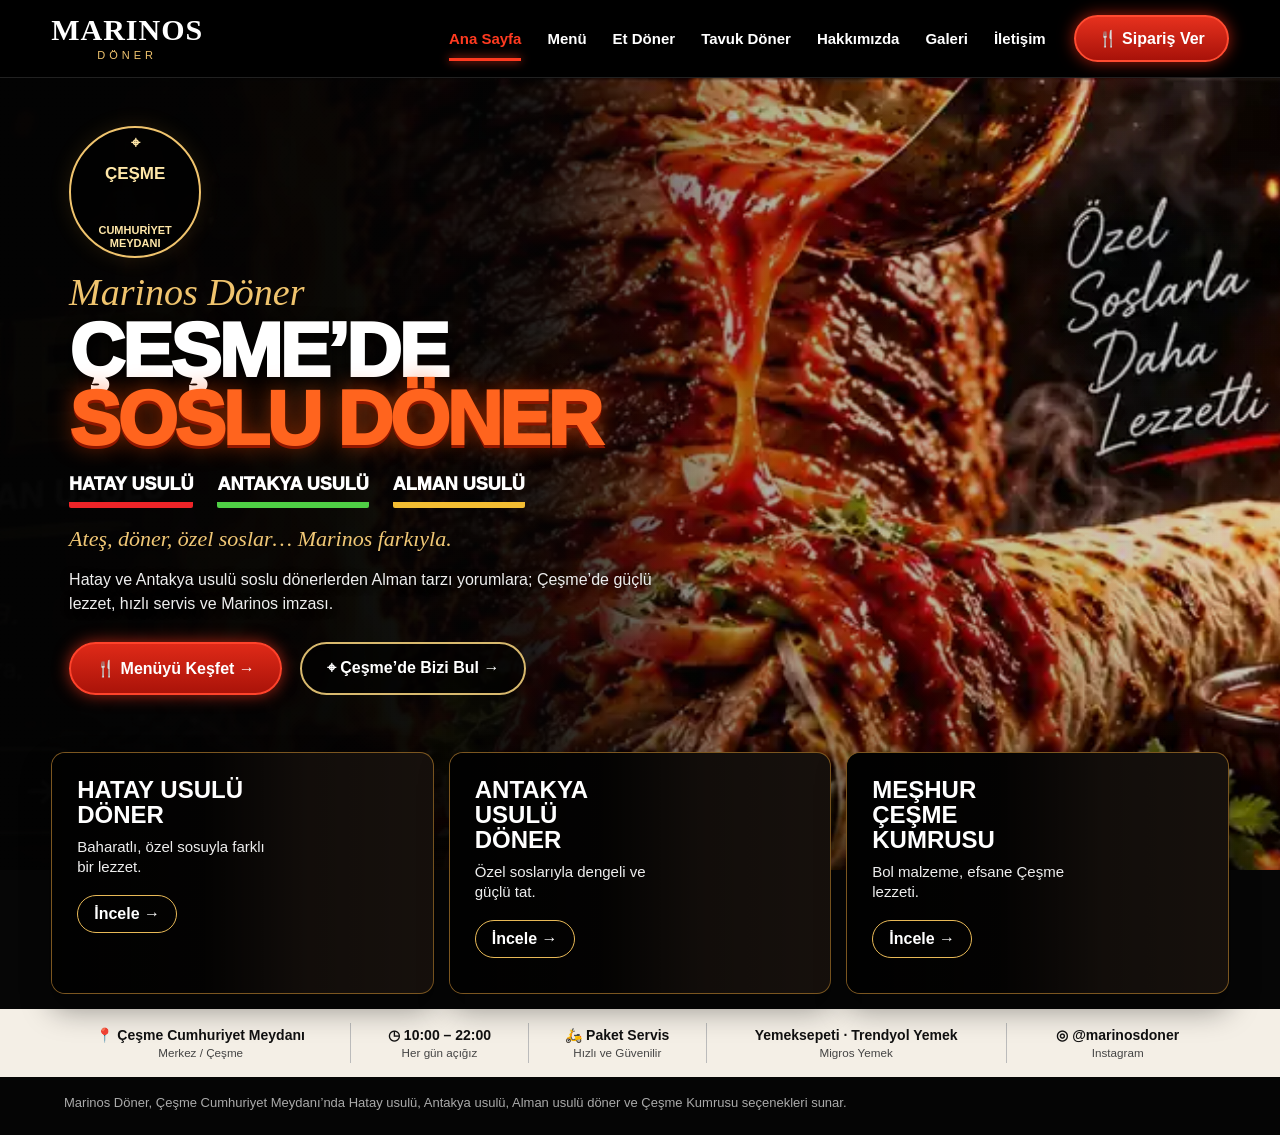
<file: index.html>
<!doctype html>
<html lang="tr">
<head>
<meta charset="utf-8">
<meta name="viewport" content="width=device-width,initial-scale=1,viewport-fit=cover">
<title>Çeşme Soslu Döner | Hatay, Antakya & Alman | Marinos Döner</title>
<meta name="description" content="Çeşme’de soslu döner: Hatay usulü, Antakya usulü ve Alman tarzı özel lezzetler. Marinos Döner, Cumhuriyet Meydanı Çeşme.">
<link rel="canonical" href="https://marinosdoner.com/">
<meta property="og:type" content="website">
<meta property="og:title" content="Marinos Döner | Çeşme Soslu Döner">
<meta property="og:description" content="Çeşme’de Hatay, Antakya ve Alman usulü soslu döner.">
<meta property="og:url" content="https://marinosdoner.com/">
<meta property="og:image" content="https://marinosdoner.com/assets/images/hero-fire-v413.webp">
<meta name="theme-color" content="#050505">
<script type="application/ld+json">{"@context":"https://schema.org","@type":"Restaurant","name":"Marinos Döner","url":"https://marinosdoner.com/","telephone":"+905427120270","servesCuisine":["Döner","Turkish","Hatay Usulü Döner","Antakya Usulü Döner","Alman Usulü Döner","Çeşme Kumrusu"],"priceRange":"₺₺","image":"https://marinosdoner.com/assets/images/hero-fire-v413.webp","sameAs":["https://instagram.com/marinosdoner"],"openingHours":"Mo-Su 10:00-22:00","address":{"@type":"PostalAddress","streetAddress":"Cumhuriyet Meydanı","addressLocality":"Çeşme","addressRegion":"İzmir","addressCountry":"TR"}}</script>
<style>
:root{--bg:#060606;--gold:#f0c46e;--red:#ff3a20;--green:#4bcf49;--yellow:#f5bd34}
*{box-sizing:border-box}
html,body{margin:0;background:#060606;color:#fff;font-family:Arial,Helvetica,sans-serif}
a{color:inherit;text-decoration:none}body{overflow-x:hidden}
.head{height:78px;background:rgba(0,0,0,.96);border-bottom:1px solid rgba(255,255,255,.13);display:flex;align-items:center;padding:0 clamp(18px,4vw,65px);gap:28px;position:relative;z-index:20}
.brand{font-family:Georgia,serif;font-weight:800;font-size:30px;letter-spacing:1px;line-height:.9;white-space:nowrap}
.brand small{display:block;text-align:center;font:11px Arial;letter-spacing:4px;color:var(--gold);margin-top:6px}
.nav{display:flex;gap:26px;margin-left:auto;align-items:center;font-weight:700;font-size:15px}
.nav a:first-child{color:var(--red);position:relative}
.nav a:first-child:after{content:"";position:absolute;left:0;right:0;bottom:-14px;height:3px;background:var(--red);box-shadow:0 0 10px var(--red)}
.order{border:2px solid #ff4b31;border-radius:999px;padding:12px 22px;background:linear-gradient(#e6311e,#a81209);box-shadow:0 0 16px rgba(255,45,20,.65);font-weight:900;white-space:nowrap}

.hero{position:relative;min-height:670px;overflow:hidden;background:#090604}
.hero-art{position:absolute;inset:0;background-image:url('/assets/images/hero-fire-v413.webp');background-size:cover;background-position:center top;transform:scale(1.01)}
.hero-mask{position:absolute;inset:0;background:
linear-gradient(90deg,rgba(3,3,3,.985) 0%,rgba(3,3,3,.97) 26%,rgba(3,3,3,.88) 42%,rgba(3,3,3,.28) 57%,rgba(3,3,3,.05) 100%),
linear-gradient(180deg,rgba(0,0,0,.06) 0%,rgba(0,0,0,.08) 65%,rgba(0,0,0,.35) 100%)}
.copy{position:relative;z-index:3;width:min(740px,55%);padding:48px 0 175px clamp(24px,5.4vw,88px)}
.seal{width:132px;height:132px;border:2px solid var(--gold);border-radius:50%;display:grid;place-items:center;text-align:center;color:#ffe7a8;background:rgba(0,0,0,.5);font-weight:900;line-height:1.25;margin-bottom:12px;box-shadow:0 0 22px rgba(255,183,61,.12)}
.seal b{font-size:17px}.seal small{font-size:11px}
.script{font:italic 38px Georgia,serif;color:var(--gold);margin:0 0 3px}
h1{font-size:clamp(56px,6vw,86px);line-height:.88;letter-spacing:-3px;margin:0;text-transform:uppercase;text-shadow:0 4px 16px #000;font-weight:1000}
h1 span{display:block;color:#ff641e;text-shadow:0 3px 0 #8f1700,0 0 22px rgba(255,74,0,.55)}
.styles{display:flex;gap:24px;margin:22px 0 18px;font-size:18px;font-weight:1000;flex-wrap:wrap}
.styles a{padding-bottom:7px;border-bottom:6px solid;border-radius:2px}
.styles a:nth-child(1){border-color:#ed2428}.styles a:nth-child(2){border-color:#4fcf45}.styles a:nth-child(3){border-color:#f3bd32}
.tag{font:italic 22px Georgia,serif;color:#f1c876;margin:0 0 10px}
.desc{font-size:16px;line-height:1.5;max-width:610px;color:#eee;text-shadow:0 2px 8px #000}
.actions{display:flex;gap:18px;flex-wrap:wrap;margin-top:26px}
.btn{display:inline-flex;padding:15px 25px;border-radius:999px;border:2px solid #d8b96e;background:rgba(0,0,0,.65);font-weight:900}
.btn.hot{border-color:#ff432b;background:linear-gradient(#df2a18,#aa1309);box-shadow:0 0 16px rgba(255,53,28,.65)}

.cards{position:relative;z-index:6;display:grid;grid-template-columns:repeat(3,1fr);gap:15px;padding:0 clamp(20px,4vw,64px) 15px;margin-top:-118px}
.card{min-height:242px;border-radius:14px;overflow:hidden;position:relative;border:1px solid rgba(244,171,56,.45);box-shadow:0 16px 30px rgba(0,0,0,.38);background:#17110d}
.card-media{position:absolute;right:0;top:0;bottom:0;width:64%;background-size:cover;background-position:center right;background-repeat:no-repeat}
.card.hatay .card-media{background-image:url('/assets/images/card-hatay-food-v413.webp')}
.card.antakya .card-media{background-image:url('/assets/images/card-antakya-food-v413.webp')}
.card.kumru .card-media{background-image:url('/assets/images/card-kumru-food-v413.webp')}
.card:after{content:"";position:absolute;inset:0;background:linear-gradient(90deg,rgba(0,0,0,.97) 0%,rgba(0,0,0,.86) 40%,rgba(0,0,0,.24) 67%,rgba(0,0,0,.04) 100%)}
.card-copy{position:relative;z-index:3;width:57%;padding:25px 0 22px 25px}
.card h2{font-size:24px;line-height:1.04;margin:0 0 9px;text-transform:uppercase}
.card p{font-size:15px;line-height:1.35;margin:0 0 17px;color:#eee}
.more{display:inline-flex;border:1px solid #e8b957;border-radius:999px;padding:9px 16px;font-weight:800}

.info{display:grid;grid-template-columns:1.35fr .8fr .8fr 1.35fr 1fr;background:#f4efe6;color:#111;padding:14px clamp(18px,4vw,64px);text-align:center}
.info div{padding:4px 10px;border-right:1px solid #bbb;font-weight:900;font-size:14px}
.info div:last-child{border:0}.info small{display:block;color:#444;font-weight:500;margin-top:3px}
.note{padding:18px clamp(22px,5vw,80px) 25px;color:#aaa;font-size:13px;background:#050505}

@media(max-width:980px){
 .nav{gap:15px;font-size:13px}.copy{width:61%}h1{font-size:58px}.hero-art{background-position:57% top}
}
@media(max-width:820px){
 .head{height:68px;padding:0 16px}.brand{font-size:23px}.nav{display:none}.order{margin-left:auto;font-size:13px;padding:10px 14px}
 .hero{min-height:850px}.hero-art{background-size:auto 100%;background-position:67% top;opacity:.88}
 .hero-mask{background:linear-gradient(180deg,rgba(0,0,0,.95) 0%,rgba(0,0,0,.82) 42%,rgba(0,0,0,.18) 70%,rgba(0,0,0,.18) 100%)}
 .copy{width:100%;padding:32px 20px 390px}.seal{width:98px;height:98px;font-size:12px}.script{font-size:29px}h1{font-size:50px}
 .styles{font-size:14px;gap:12px}.tag{font-size:19px}.desc{font-size:14px;max-width:520px}
 .cards{grid-template-columns:1fr;margin-top:0;padding-top:14px}.card{min-height:215px}.card-media{width:62%}
 .info{grid-template-columns:1fr 1fr;gap:12px}.info div{border:0}
}
@media(max-width:520px){
 .hero{min-height:820px}.copy{padding:27px 17px 350px}h1{font-size:43px;letter-spacing:-2px}.hero-art{background-position:70% top}
 .card-copy{width:62%;padding-left:20px}.card h2{font-size:21px}.card-media{width:60%}.info div{font-size:12px}
}

/* V4.13.1 mobile polish */
@media(max-width:600px){
  .head{padding-inline:14px;gap:10px}
  .brand{font-size:22px}
  .order{font-size:12px;padding:10px 13px}
  .copy{padding-inline:18px}
  .styles{gap:10px}
  .styles a{font-size:12px}
  .cards{padding-inline:14px}
  .card{min-height:205px}
  .card-media{width:58%;opacity:.98;filter:saturate(1.18) brightness(1.12);background-position:center right}
  .card:after{background:linear-gradient(90deg,rgba(5,5,5,.98) 0%,rgba(5,5,5,.92) 42%,rgba(5,5,5,.34) 66%,rgba(5,5,5,.02) 100%)}
  .card-copy{width:60%;padding:22px 0 20px 20px}
  .card p{font-size:14px}
  .info{padding-inline:12px}
}


/* V4.14 dedicated mobile hero */
@media(max-width:820px){
  .hero{min-height:860px}
  .hero-art{
    background-image:url('/assets/images/hero-fire-mobile-v415.webp');
    background-size:cover;
    background-position:center top;
    opacity:.96;
    transform:none;
  }
  .hero-mask{
    background:linear-gradient(180deg,rgba(0,0,0,.92) 0%,rgba(0,0,0,.72) 40%,rgba(0,0,0,.20) 72%,rgba(0,0,0,.18) 100%);
  }
}
@media(max-width:520px){
  .hero{min-height:830px}
  .hero-art{
    background-image:url('/assets/images/hero-fire-mobile-v415.webp');
    background-size:cover;
    background-position:center top;
  }
  .copy{padding:27px 17px 350px}
}


/* V4.15 tablet nav polish */
@media(max-width:1080px) and (min-width:901px){
  .head{gap:16px;padding-inline:22px}
  .nav{gap:12px;font-size:12px}
  .order{padding:10px 16px;font-size:13px}
}
@media(max-width:900px) and (min-width:821px){
  .nav{display:none}
  .order{margin-left:auto}
}
</style>
</head>
<body>
<header class="head">
  <a class="brand" href="/">MARINOS<small>DÖNER</small></a>
  <nav class="nav" aria-label="Ana menü">
    <a href="/" aria-current="page">Ana Sayfa</a>
    <a href="/menu/">Menü</a>
    <a href="/et-doner/">Et Döner</a>
    <a href="/tavuk-doner/">Tavuk Döner</a>
    <a href="/hakkimizda/">Hakkımızda</a>
    <a href="/galeri/">Galeri</a>
    <a href="/iletisim/">İletişim</a>
  </nav>
  <a class="order" href="https://wa.me/905427120270">🍴 Sipariş Ver</a>
</header>

<main>
<section class="hero" aria-labelledby="hero-title">
  <div class="hero-art" aria-hidden="true"></div>
  <div class="hero-mask" aria-hidden="true"></div>
  <div class="copy">
    <div class="seal">⌖<br><b>ÇEŞME</b><br><small>CUMHURİYET<br>MEYDANI</small></div>
    <p class="script">Marinos Döner</p>
    <h1 id="hero-title">Çeşme’de <span>Soslu Döner</span></h1>
    <div class="styles">
      <a href="/menu/?kategori=hatay">HATAY USULÜ</a>
      <a href="/menu/?kategori=antakya">ANTAKYA USULÜ</a>
      <a href="/menu/?kategori=alman">ALMAN USULÜ</a>
    </div>
    <p class="tag">Ateş, döner, özel soslar… Marinos farkıyla.</p>
    <p class="desc">Hatay ve Antakya usulü soslu dönerlerden Alman tarzı yorumlara; Çeşme’de güçlü lezzet, hızlı servis ve Marinos imzası.</p>
    <div class="actions">
      <a class="btn hot" href="/menu/">🍴 Menüyü Keşfet →</a>
      <a class="btn" href="https://maps.app.goo.gl/bF68Jrswiaigx6oSA">⌖ Çeşme’de Bizi Bul →</a>
    </div>
  </div>
</section>

<section class="cards" aria-label="Öne çıkan lezzetler">
  <article class="card hatay"><div class="card-media" aria-hidden="true"></div><div class="card-copy">
    <h2>Hatay Usulü<br>Döner</h2><p>Baharatlı, özel sosuyla farklı bir lezzet.</p><a class="more" href="/menu/?kategori=hatay">İncele →</a>
  </div></article>
  <article class="card antakya"><div class="card-media" aria-hidden="true"></div><div class="card-copy">
    <h2>Antakya Usulü<br>Döner</h2><p>Özel soslarıyla dengeli ve güçlü tat.</p><a class="more" href="/menu/?kategori=antakya">İncele →</a>
  </div></article>
  <article class="card kumru"><div class="card-media" aria-hidden="true"></div><div class="card-copy">
    <h2>Meşhur<br>Çeşme Kumrusu</h2><p>Bol malzeme, efsane Çeşme lezzeti.</p><a class="more" href="/menu/?kategori=kumru">İncele →</a>
  </div></article>
</section>

<section class="info">
  <div>📍 Çeşme Cumhuriyet Meydanı<small>Merkez / Çeşme</small></div>
  <div>◷ 10:00 – 22:00<small>Her gün açığız</small></div>
  <div>🛵 Paket Servis<small>Hızlı ve Güvenilir</small></div>
  <div>Yemeksepeti · Trendyol Yemek<small>Migros Yemek</small></div>
  <div>◎ @marinosdoner<small>Instagram</small></div>
</section>
</main>

<footer class="note">Marinos Döner, Çeşme Cumhuriyet Meydanı’nda Hatay usulü, Antakya usulü, Alman usulü döner ve Çeşme Kumrusu seçenekleri sunar.</footer>
<script src="/config.js"></script>
<script src="/app-v409.js" defer></script>
</body>
</html>
</file>
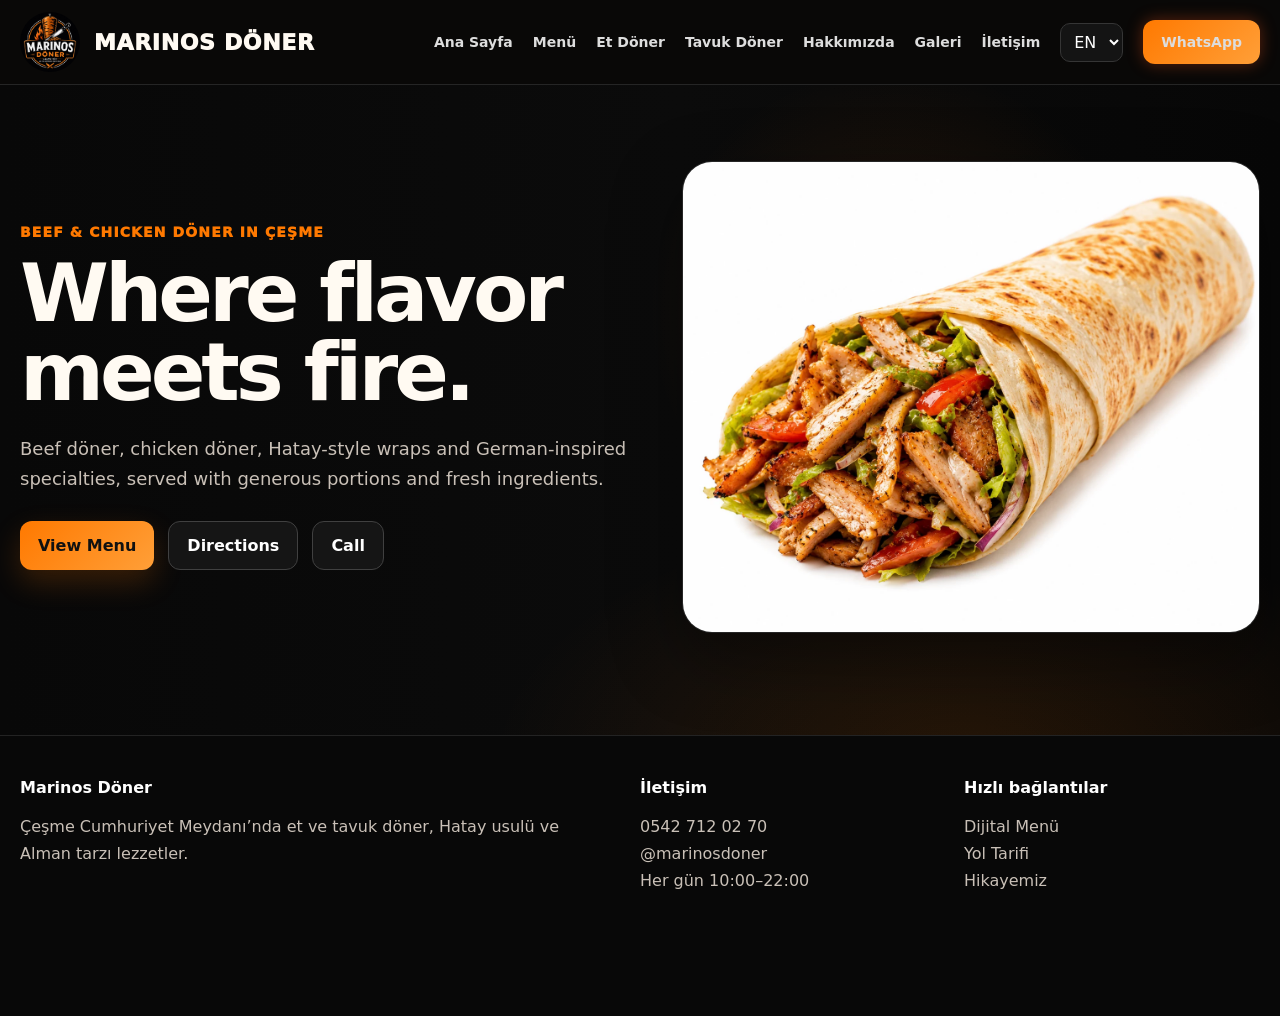
<file: en/index.html>
<!doctype html><html lang="en"><head><meta charset="utf-8"><meta name="viewport" content="width=device-width,initial-scale=1,viewport-fit=cover"><title>Marinos Döner | Döner in Çeşme</title><meta name="description" content="Beef and chicken döner, Hatay-style wraps and German-inspired specialties in Çeşme."><link rel="canonical" href="https://marinosdoner.com/en/"><meta property="og:type" content="website"><meta property="og:title" content="Marinos Döner | Döner in Çeşme"><meta property="og:description" content="Beef and chicken döner, Hatay-style wraps and German-inspired specialties in Çeşme."><meta property="og:url" content="https://marinosdoner.com/en/"><meta property="og:image" content="https://marinosdoner.com/assets/images/hero.jpg"><meta name="twitter:card" content="summary_large_image"><meta name="theme-color" content="#080808"><link rel="icon" href="/favicon.ico"><link rel="apple-touch-icon" href="/assets/icons/apple-touch-icon.png"><link rel="manifest" href="/site.webmanifest"><link rel="preconnect" href="https://www.googletagmanager.com"><link rel="stylesheet" href="/styles-v402.css?v=402"><script type="application/ld+json">{"@context": "https://schema.org", "@type": "Restaurant", "name": "Marinos Döner", "url": "https://marinosdoner.com", "telephone": "+90 542 712 02 70", "servesCuisine": ["Döner", "Turkish", "German-style döner"], "priceRange": "₺₺", "image": "https://marinosdoner.com/assets/images/hero.jpg", "sameAs": ["https://instagram.com/marinosdoner"], "openingHours": "Mo-Su 10:00-22:00", "address": {"@type": "PostalAddress", "addressLocality": "Çeşme", "addressRegion": "İzmir", "addressCountry": "TR"}}</script></head><body><a class="skip" href="#main">İçeriğe geç</a><header class="topbar"><div class="container nav"><a class="brand" href="/"><img src="/assets/images/logo.webp" alt="Marinos Döner logosu" width="58" height="58"><span>MARINOS DÖNER</span></a><nav class="navlinks" aria-label="Ana menü"><a href="/">Ana Sayfa</a><a href="/menu/">Menü</a><a href="/et-doner/">Et Döner</a><a href="/tavuk-doner/">Tavuk Döner</a><a href="/hakkimizda/">Hakkımızda</a><a href="/galeri/">Galeri</a><a href="/iletisim/">İletişim</a><select class="lang" data-lang aria-label="Dil"><option value="tr">TR</option><option value="en">EN</option></select><a class="pill" data-whatsapp target="_blank" rel="noopener">WhatsApp</a></nav></div></header><main id="main"><section class="hero"><div class="container hero-grid"><div><span class="eyebrow">Beef & chicken döner in Çeşme</span><h1>Where flavor meets fire.</h1><p>Beef döner, chicken döner, Hatay-style wraps and German-inspired specialties, served with generous portions and fresh ingredients.</p><div class="actions"><a class="pill" href="/menu/">View Menu</a><a class="pill ghost" data-maps target="_blank">Directions</a><a class="pill ghost" data-phone>Call</a></div></div><div class="hero-media"><img src="/assets/images/hero.webp" alt="Marinos Döner wrap"></div></div></section></main><footer><div class="container footergrid"><div><strong>Marinos Döner</strong><p>Çeşme Cumhuriyet Meydanı’nda et ve tavuk döner, Hatay usulü ve Alman tarzı lezzetler.</p></div><div><strong>İletişim</strong><p><a data-phone>0542 712 02 70</a><br><a data-instagram target="_blank" rel="noopener">@marinosdoner</a><br>Her gün 10:00–22:00</p></div><div><strong>Hızlı bağlantılar</strong><p><a href="/menu/">Dijital Menü</a><br><a data-maps target="_blank" rel="noopener">Yol Tarifi</a><br><a href="/hakkimizda/">Hikayemiz</a></p></div></div></footer><div class="mobilebar"><a href="/">Ana Sayfa</a><a href="/menu/">Menü</a><a data-phone>Ara</a><a data-whatsapp target="_blank">WhatsApp</a></div><script src="/config.js"></script><script src="/app.js?v=402" defer></script></body></html>
</file>
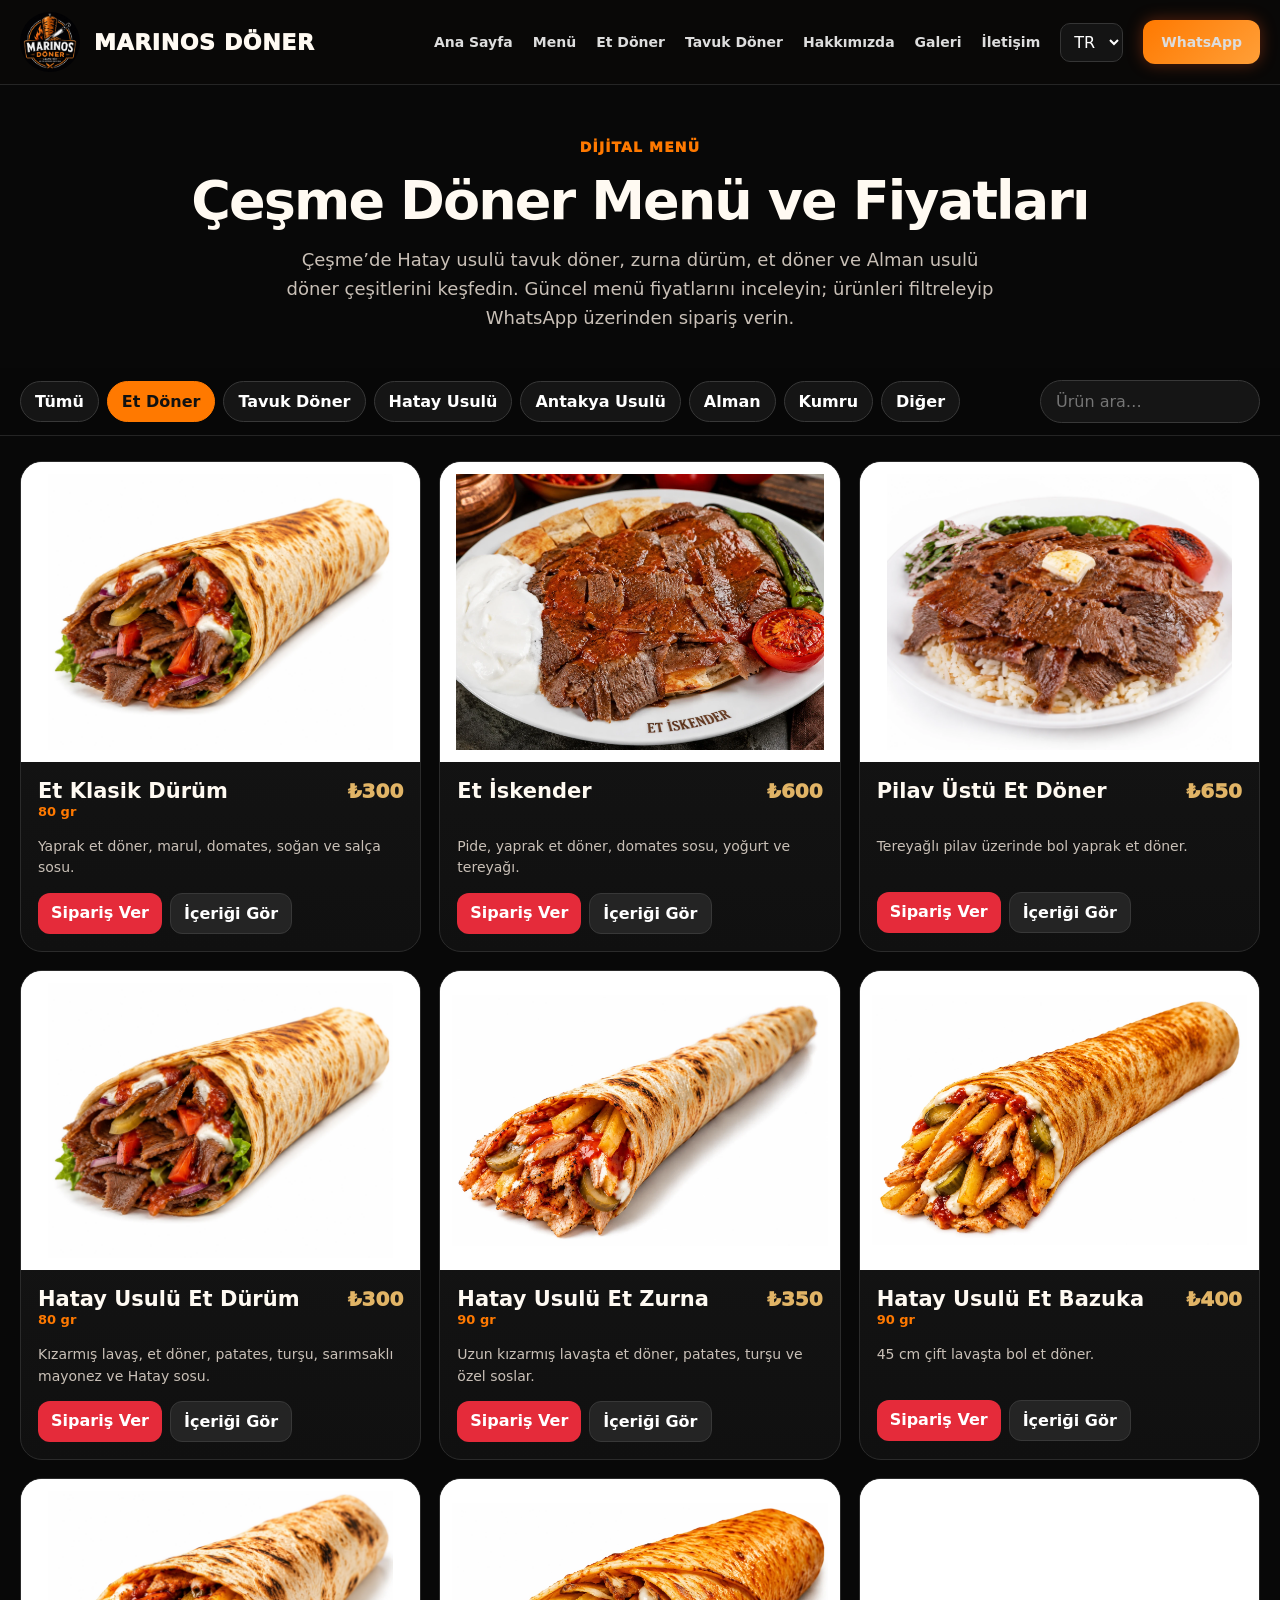
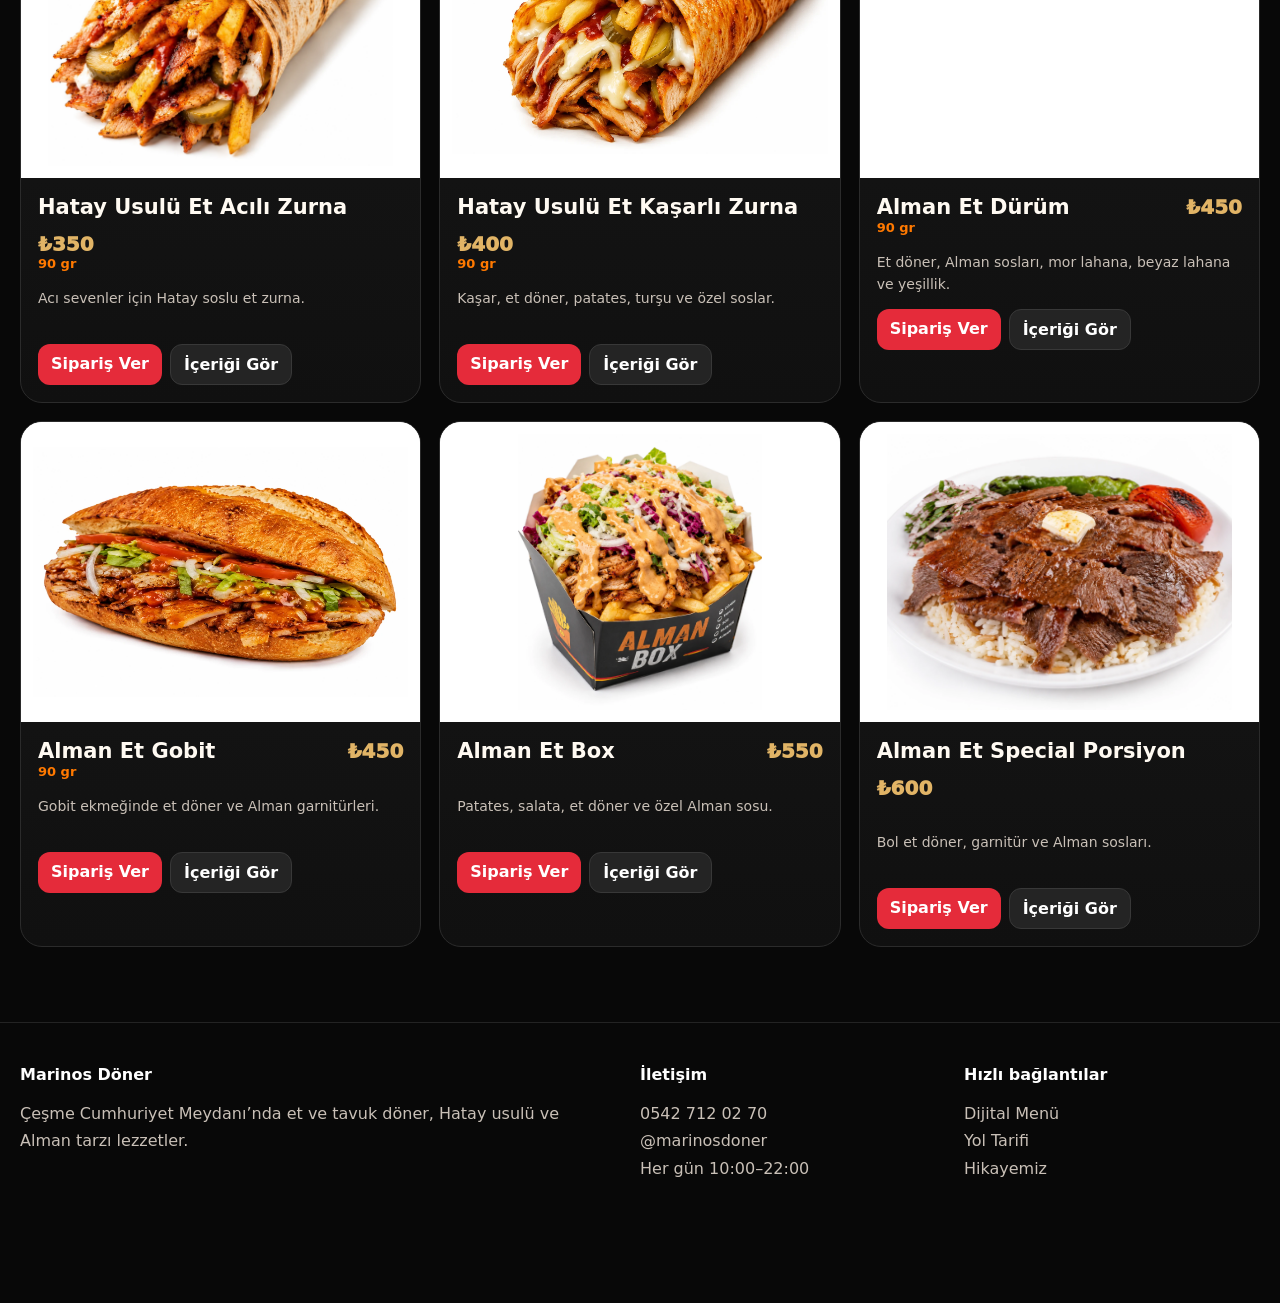
<file: et-doner/index.html>
<!doctype html><html lang="tr"><head><meta charset="utf-8"><meta name="viewport" content="width=device-width,initial-scale=1,viewport-fit=cover"><title>Çeşme Et Döner | Marinos Döner</title><meta name="description" content="Yaprak et döner, İskender, pilav üstü et döner, Hatay ve Alman et döner seçenekleri."><link rel="canonical" href="https://marinosdoner.com/et-doner/"><meta property="og:type" content="website"><meta property="og:title" content="Çeşme Et Döner | Marinos Döner"><meta property="og:description" content="Yaprak et döner, İskender, pilav üstü et döner, Hatay ve Alman et döner seçenekleri."><meta property="og:url" content="https://marinosdoner.com/et-doner/"><meta property="og:image" content="https://marinosdoner.com/assets/images/hero.jpg"><meta name="twitter:card" content="summary_large_image"><meta name="theme-color" content="#080808"><link rel="icon" href="/favicon.ico"><link rel="apple-touch-icon" href="/assets/icons/apple-touch-icon.png"><link rel="manifest" href="/site.webmanifest"><link rel="preconnect" href="https://www.googletagmanager.com"><link rel="stylesheet" href="/styles-v402.css?v=402"><script type="application/ld+json">{"@context": "https://schema.org", "@type": "Restaurant", "name": "Marinos Döner", "url": "https://marinosdoner.com", "telephone": "+90 542 712 02 70", "servesCuisine": ["Döner", "Turkish", "German-style döner"], "priceRange": "₺₺", "image": "https://marinosdoner.com/assets/images/hero.jpg", "sameAs": ["https://instagram.com/marinosdoner"], "openingHours": "Mo-Su 10:00-22:00", "address": {"@type": "PostalAddress", "addressLocality": "Çeşme", "addressRegion": "İzmir", "addressCountry": "TR"}}</script></head><body><a class="skip" href="#main">İçeriğe geç</a><header class="topbar"><div class="container nav"><a class="brand" href="/"><img src="/assets/images/logo.webp" alt="Marinos Döner logosu" width="58" height="58"><span>MARINOS DÖNER</span></a><nav class="navlinks" aria-label="Ana menü"><a href="/">Ana Sayfa</a><a href="/menu/">Menü</a><a href="/et-doner/">Et Döner</a><a href="/tavuk-doner/">Tavuk Döner</a><a href="/hakkimizda/">Hakkımızda</a><a href="/galeri/">Galeri</a><a href="/iletisim/">İletişim</a><select class="lang" data-lang aria-label="Dil"><option value="tr">TR</option><option value="en">EN</option></select><a class="pill" data-whatsapp target="_blank" rel="noopener">WhatsApp</a></nav></div></header><main id="main"><section class="pagehead container"><h1>Et Döner</h1><p>Et döner menüsüne yönlendiriliyorsunuz.</p></section><script>sessionStorage.setItem("marinos-preselect",location.pathname.includes("tavuk")?"Tavuk Döner":"Et Döner");location.replace("/menu/");</script></main><footer><div class="container footergrid"><div><strong>Marinos Döner</strong><p>Çeşme Cumhuriyet Meydanı’nda et ve tavuk döner, Hatay usulü ve Alman tarzı lezzetler.</p></div><div><strong>İletişim</strong><p><a data-phone>0542 712 02 70</a><br><a data-instagram target="_blank" rel="noopener">@marinosdoner</a><br>Her gün 10:00–22:00</p></div><div><strong>Hızlı bağlantılar</strong><p><a href="/menu/">Dijital Menü</a><br><a data-maps target="_blank" rel="noopener">Yol Tarifi</a><br><a href="/hakkimizda/">Hikayemiz</a></p></div></div></footer><div class="mobilebar"><a href="/">Ana Sayfa</a><a href="/menu/">Menü</a><a data-phone>Ara</a><a data-whatsapp target="_blank">WhatsApp</a></div><script src="/config.js"></script><script src="/app.js?v=402" defer></script></body></html>
</file>
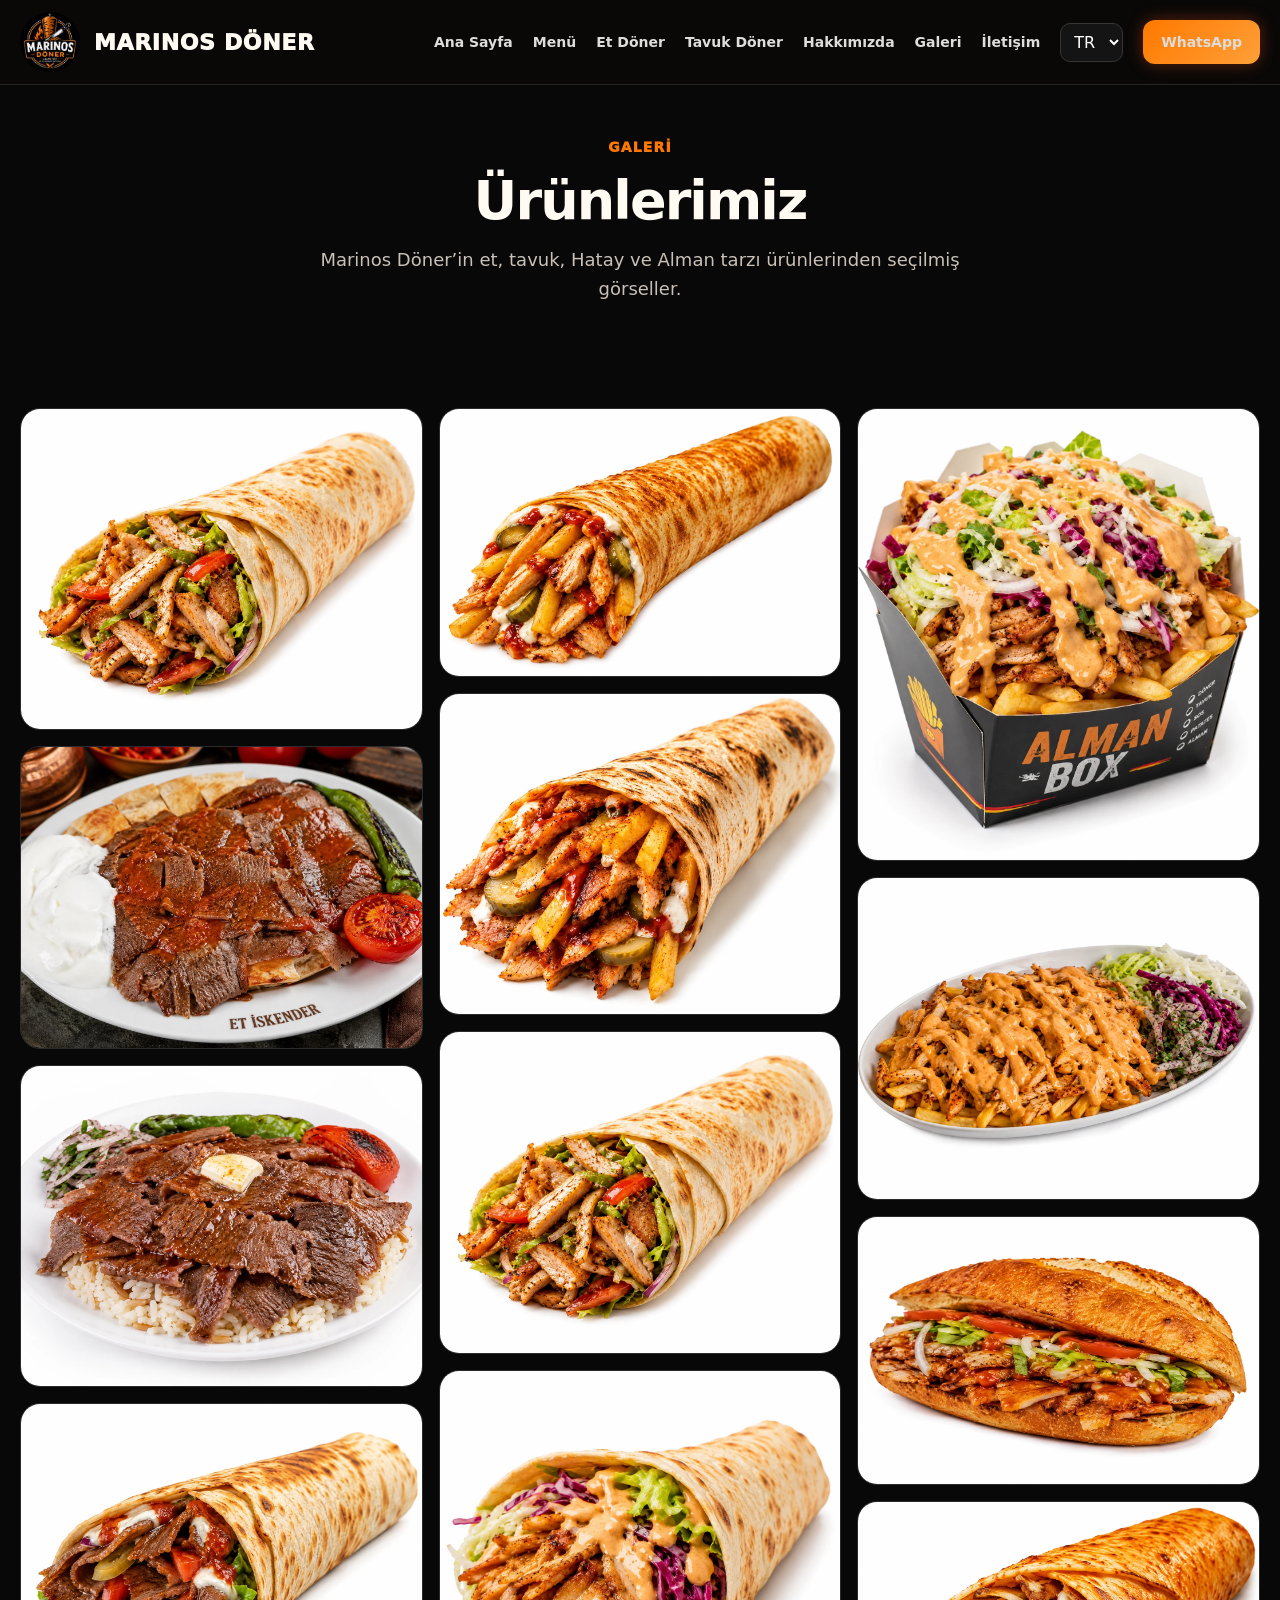
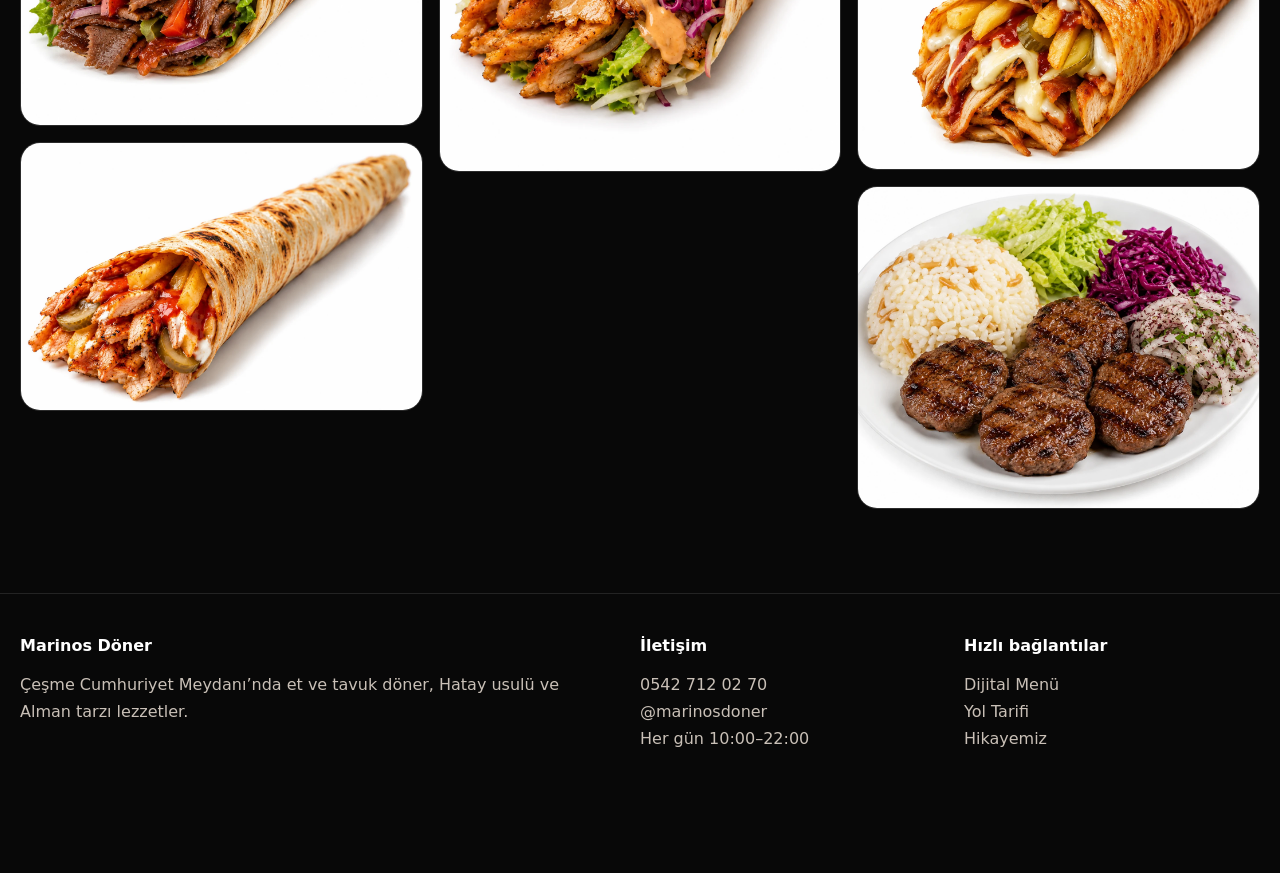
<file: galeri/index.html>
<!doctype html><html lang="tr"><head><meta charset="utf-8"><meta name="viewport" content="width=device-width,initial-scale=1,viewport-fit=cover"><title>Marinos Döner Galeri | Çeşme</title><meta name="description" content="Marinos Döner ürün galerisi: et döner, tavuk döner, Hatay usulü ve Alman tarzı sunumlar."><link rel="canonical" href="https://marinosdoner.com/galeri/"><meta property="og:type" content="website"><meta property="og:title" content="Marinos Döner Galeri | Çeşme"><meta property="og:description" content="Marinos Döner ürün galerisi: et döner, tavuk döner, Hatay usulü ve Alman tarzı sunumlar."><meta property="og:url" content="https://marinosdoner.com/galeri/"><meta property="og:image" content="https://marinosdoner.com/assets/images/hero.jpg"><meta name="twitter:card" content="summary_large_image"><meta name="theme-color" content="#080808"><link rel="icon" href="/favicon.ico"><link rel="apple-touch-icon" href="/assets/icons/apple-touch-icon.png"><link rel="manifest" href="/site.webmanifest"><link rel="preconnect" href="https://www.googletagmanager.com"><link rel="stylesheet" href="/styles-v402.css?v=402"><script type="application/ld+json">{"@context": "https://schema.org", "@type": "Restaurant", "name": "Marinos Döner", "url": "https://marinosdoner.com", "telephone": "+90 542 712 02 70", "servesCuisine": ["Döner", "Turkish", "German-style döner"], "priceRange": "₺₺", "image": "https://marinosdoner.com/assets/images/hero.jpg", "sameAs": ["https://instagram.com/marinosdoner"], "openingHours": "Mo-Su 10:00-22:00", "address": {"@type": "PostalAddress", "addressLocality": "Çeşme", "addressRegion": "İzmir", "addressCountry": "TR"}}</script></head><body><a class="skip" href="#main">İçeriğe geç</a><header class="topbar"><div class="container nav"><a class="brand" href="/"><img src="/assets/images/logo.webp" alt="Marinos Döner logosu" width="58" height="58"><span>MARINOS DÖNER</span></a><nav class="navlinks" aria-label="Ana menü"><a href="/">Ana Sayfa</a><a href="/menu/">Menü</a><a href="/et-doner/">Et Döner</a><a href="/tavuk-doner/">Tavuk Döner</a><a href="/hakkimizda/">Hakkımızda</a><a href="/galeri/">Galeri</a><a href="/iletisim/">İletişim</a><select class="lang" data-lang aria-label="Dil"><option value="tr">TR</option><option value="en">EN</option></select><a class="pill" data-whatsapp target="_blank" rel="noopener">WhatsApp</a></nav></div></header><main id="main"><section class="pagehead container"><span class="eyebrow">Galeri</span><h1>Ürünlerimiz</h1><p>Marinos Döner’in et, tavuk, Hatay ve Alman tarzı ürünlerinden seçilmiş görseller.</p></section><section class="section container"><div class="gallery"><picture><source srcset="/assets/images/hero.webp" type="image/webp"><img src="/assets/images/hero.jpg" alt="Marinos Döner ürün görseli" loading="lazy"></picture><picture><source srcset="/assets/images/et_iskender.webp" type="image/webp"><img src="/assets/images/et_iskender.jpg" alt="Marinos Döner ürün görseli" loading="lazy"></picture><picture><source srcset="/assets/images/pilav_et.webp" type="image/webp"><img src="/assets/images/pilav_et.jpg" alt="Marinos Döner ürün görseli" loading="lazy"></picture><picture><source srcset="/assets/images/et_klasik.webp" type="image/webp"><img src="/assets/images/et_klasik.jpg" alt="Marinos Döner ürün görseli" loading="lazy"></picture><picture><source srcset="/assets/images/et_zurna.webp" type="image/webp"><img src="/assets/images/et_zurna.jpg" alt="Marinos Döner ürün görseli" loading="lazy"></picture><picture><source srcset="/assets/images/et_bazuka.webp" type="image/webp"><img src="/assets/images/et_bazuka.jpg" alt="Marinos Döner ürün görseli" loading="lazy"></picture><picture><source srcset="/assets/images/et_acili.webp" type="image/webp"><img src="/assets/images/et_acili.jpg" alt="Marinos Döner ürün görseli" loading="lazy"></picture><picture><source srcset="/assets/images/alman_et_durum.webp" type="image/webp"><img src="/assets/images/alman_et_durum.jpg" alt="Marinos Döner ürün görseli" loading="lazy"></picture><picture><source srcset="/assets/images/tavuk_durum.webp" type="image/webp"><img src="/assets/images/tavuk_durum.jpg" alt="Marinos Döner ürün görseli" loading="lazy"></picture><picture><source srcset="/assets/images/alman_box.webp" type="image/webp"><img src="/assets/images/alman_box.jpg" alt="Marinos Döner ürün görseli" loading="lazy"></picture><picture><source srcset="/assets/images/alman_special.webp" type="image/webp"><img src="/assets/images/alman_special.jpg" alt="Marinos Döner ürün görseli" loading="lazy"></picture><picture><source srcset="/assets/images/yarim_ekmek.webp" type="image/webp"><img src="/assets/images/yarim_ekmek.jpg" alt="Marinos Döner ürün görseli" loading="lazy"></picture><picture><source srcset="/assets/images/kasarli_zurna.webp" type="image/webp"><img src="/assets/images/kasarli_zurna.jpg" alt="Marinos Döner ürün görseli" loading="lazy"></picture><picture><source srcset="/assets/images/kofte.webp" type="image/webp"><img src="/assets/images/kofte.jpg" alt="Marinos Döner ürün görseli" loading="lazy"></picture></div></section></main><footer><div class="container footergrid"><div><strong>Marinos Döner</strong><p>Çeşme Cumhuriyet Meydanı’nda et ve tavuk döner, Hatay usulü ve Alman tarzı lezzetler.</p></div><div><strong>İletişim</strong><p><a data-phone>0542 712 02 70</a><br><a data-instagram target="_blank" rel="noopener">@marinosdoner</a><br>Her gün 10:00–22:00</p></div><div><strong>Hızlı bağlantılar</strong><p><a href="/menu/">Dijital Menü</a><br><a data-maps target="_blank" rel="noopener">Yol Tarifi</a><br><a href="/hakkimizda/">Hikayemiz</a></p></div></div></footer><div class="mobilebar"><a href="/">Ana Sayfa</a><a href="/menu/">Menü</a><a data-phone>Ara</a><a data-whatsapp target="_blank">WhatsApp</a></div><script src="/config.js"></script><script src="/app.js?v=402" defer></script></body></html>
</file>
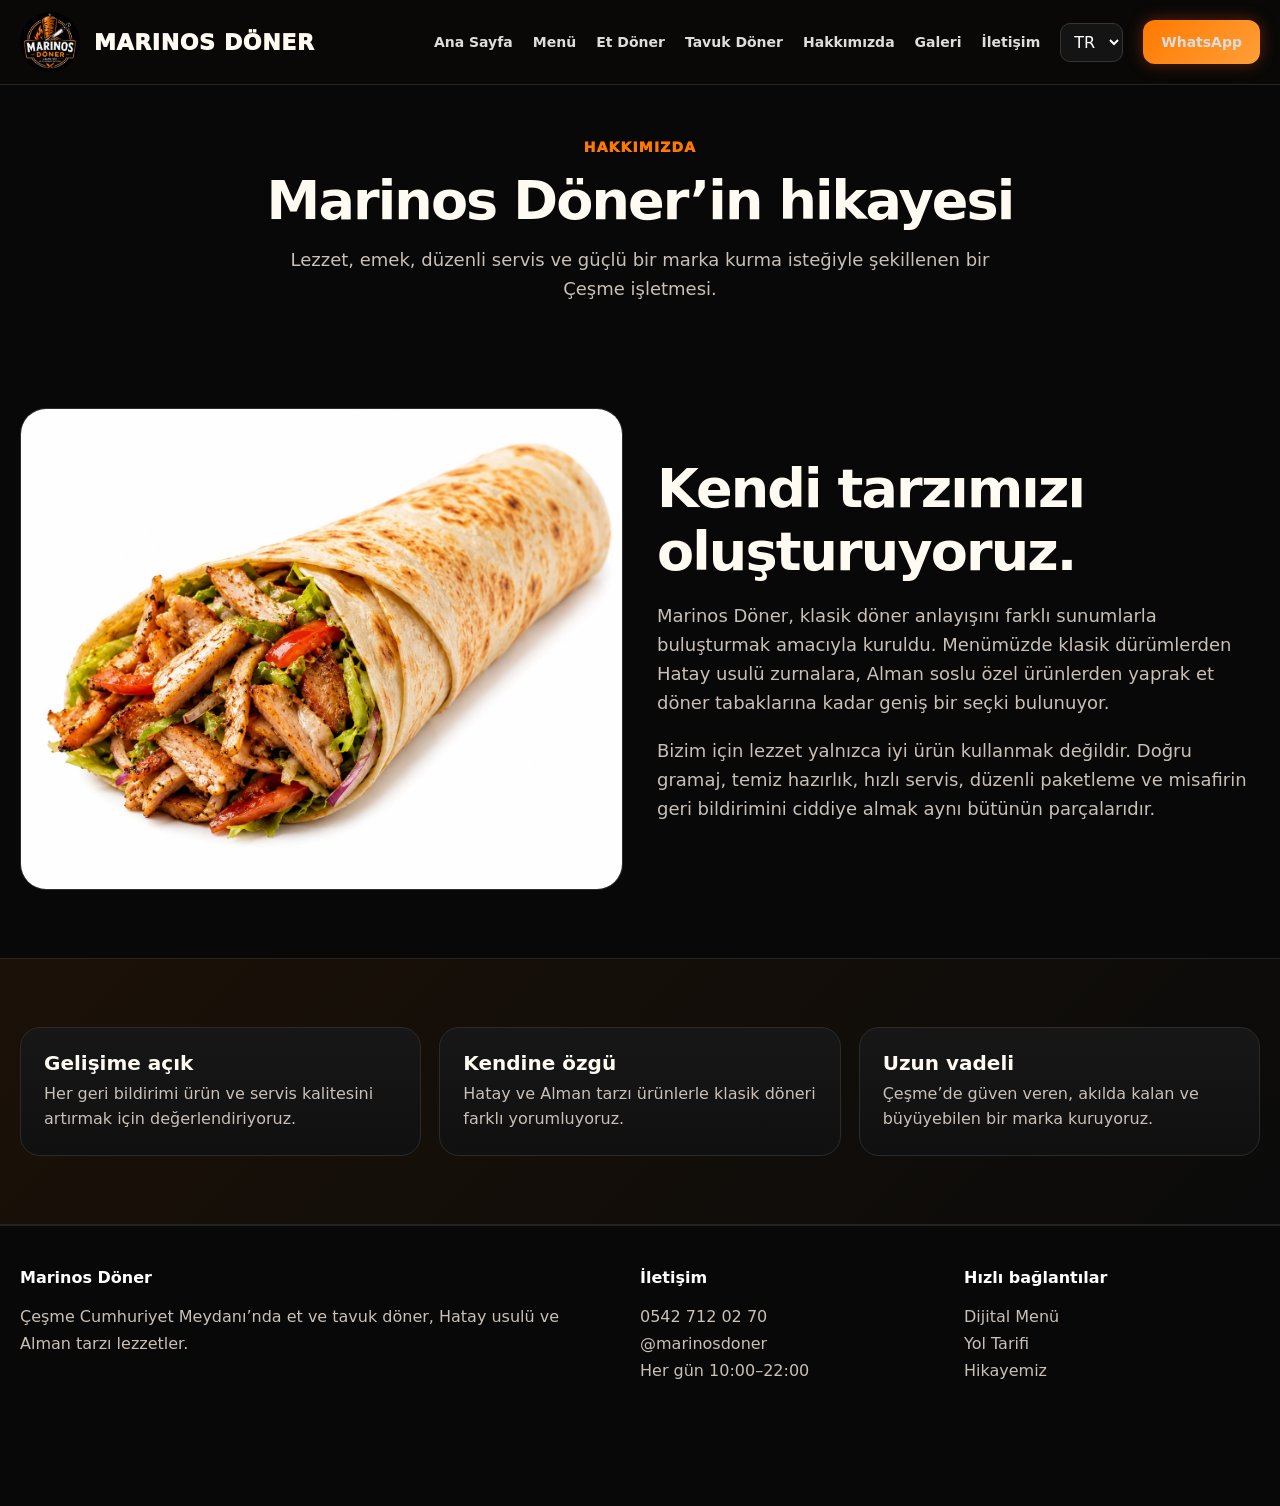
<file: hakkimizda/index.html>
<!doctype html><html lang="tr"><head><meta charset="utf-8"><meta name="viewport" content="width=device-width,initial-scale=1,viewport-fit=cover"><title>Marinos Döner Hakkımızda | Çeşme</title><meta name="description" content="Marinos Döner’in kuruluş hikayesi, kalite anlayışı ve Çeşme’de oluşturduğu döner deneyimi."><link rel="canonical" href="https://marinosdoner.com/hakkimizda/"><meta property="og:type" content="website"><meta property="og:title" content="Marinos Döner Hakkımızda | Çeşme"><meta property="og:description" content="Marinos Döner’in kuruluş hikayesi, kalite anlayışı ve Çeşme’de oluşturduğu döner deneyimi."><meta property="og:url" content="https://marinosdoner.com/hakkimizda/"><meta property="og:image" content="https://marinosdoner.com/assets/images/hero.jpg"><meta name="twitter:card" content="summary_large_image"><meta name="theme-color" content="#080808"><link rel="icon" href="/favicon.ico"><link rel="apple-touch-icon" href="/assets/icons/apple-touch-icon.png"><link rel="manifest" href="/site.webmanifest"><link rel="preconnect" href="https://www.googletagmanager.com"><link rel="stylesheet" href="/styles-v402.css?v=402"><script type="application/ld+json">{"@context": "https://schema.org", "@type": "Restaurant", "name": "Marinos Döner", "url": "https://marinosdoner.com", "telephone": "+90 542 712 02 70", "servesCuisine": ["Döner", "Turkish", "German-style döner"], "priceRange": "₺₺", "image": "https://marinosdoner.com/assets/images/hero.jpg", "sameAs": ["https://instagram.com/marinosdoner"], "openingHours": "Mo-Su 10:00-22:00", "address": {"@type": "PostalAddress", "addressLocality": "Çeşme", "addressRegion": "İzmir", "addressCountry": "TR"}}</script></head><body><a class="skip" href="#main">İçeriğe geç</a><header class="topbar"><div class="container nav"><a class="brand" href="/"><img src="/assets/images/logo.webp" alt="Marinos Döner logosu" width="58" height="58"><span>MARINOS DÖNER</span></a><nav class="navlinks" aria-label="Ana menü"><a href="/">Ana Sayfa</a><a href="/menu/">Menü</a><a href="/et-doner/">Et Döner</a><a href="/tavuk-doner/">Tavuk Döner</a><a href="/hakkimizda/">Hakkımızda</a><a href="/galeri/">Galeri</a><a href="/iletisim/">İletişim</a><select class="lang" data-lang aria-label="Dil"><option value="tr">TR</option><option value="en">EN</option></select><a class="pill" data-whatsapp target="_blank" rel="noopener">WhatsApp</a></nav></div></header><main id="main"><section class="pagehead container"><span class="eyebrow">Hakkımızda</span><h1>Marinos Döner’in hikayesi</h1><p>Lezzet, emek, düzenli servis ve güçlü bir marka kurma isteğiyle şekillenen bir Çeşme işletmesi.</p></section><section class="section"><div class="container story"><img src="/assets/images/hero.webp" alt="Marinos Döner ürünü"><div><h2>Kendi tarzımızı oluşturuyoruz.</h2><p class="lead">Marinos Döner, klasik döner anlayışını farklı sunumlarla buluşturmak amacıyla kuruldu. Menümüzde klasik dürümlerden Hatay usulü zurnalara, Alman soslu özel ürünlerden yaprak et döner tabaklarına kadar geniş bir seçki bulunuyor.</p><p class="lead">Bizim için lezzet yalnızca iyi ürün kullanmak değildir. Doğru gramaj, temiz hazırlık, hızlı servis, düzenli paketleme ve misafirin geri bildirimini ciddiye almak aynı bütünün parçalarıdır.</p></div></div></section><section class="section band"><div class="container grid"><div class="feature"><strong>Gelişime açık</strong><p>Her geri bildirimi ürün ve servis kalitesini artırmak için değerlendiriyoruz.</p></div><div class="feature"><strong>Kendine özgü</strong><p>Hatay ve Alman tarzı ürünlerle klasik döneri farklı yorumluyoruz.</p></div><div class="feature"><strong>Uzun vadeli</strong><p>Çeşme’de güven veren, akılda kalan ve büyüyebilen bir marka kuruyoruz.</p></div></div></section></main><footer><div class="container footergrid"><div><strong>Marinos Döner</strong><p>Çeşme Cumhuriyet Meydanı’nda et ve tavuk döner, Hatay usulü ve Alman tarzı lezzetler.</p></div><div><strong>İletişim</strong><p><a data-phone>0542 712 02 70</a><br><a data-instagram target="_blank" rel="noopener">@marinosdoner</a><br>Her gün 10:00–22:00</p></div><div><strong>Hızlı bağlantılar</strong><p><a href="/menu/">Dijital Menü</a><br><a data-maps target="_blank" rel="noopener">Yol Tarifi</a><br><a href="/hakkimizda/">Hikayemiz</a></p></div></div></footer><div class="mobilebar"><a href="/">Ana Sayfa</a><a href="/menu/">Menü</a><a data-phone>Ara</a><a data-whatsapp target="_blank">WhatsApp</a></div><script src="/config.js"></script><script src="/app.js?v=402" defer></script></body></html>
</file>
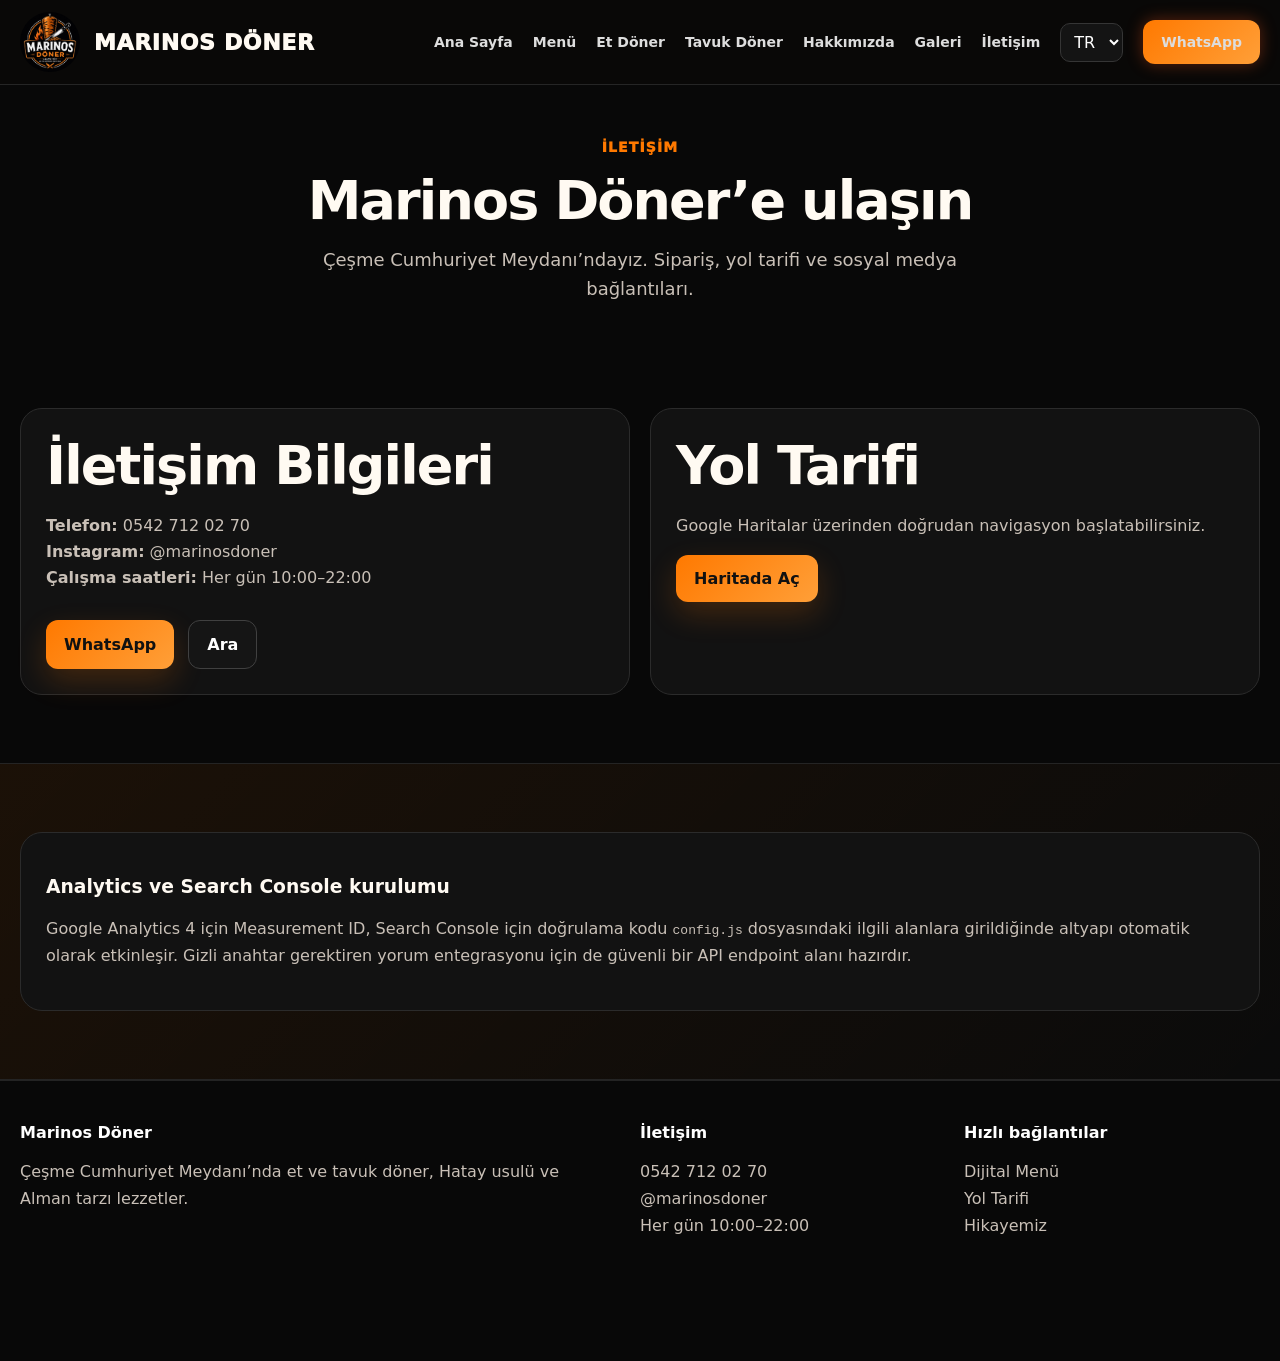
<file: iletisim/index.html>
<!doctype html><html lang="tr"><head><meta charset="utf-8"><meta name="viewport" content="width=device-width,initial-scale=1,viewport-fit=cover"><title>Marinos Döner İletişim | Çeşme</title><meta name="description" content="Marinos Döner telefon, WhatsApp, Instagram, yol tarifi ve çalışma saatleri."><link rel="canonical" href="https://marinosdoner.com/iletisim/"><meta property="og:type" content="website"><meta property="og:title" content="Marinos Döner İletişim | Çeşme"><meta property="og:description" content="Marinos Döner telefon, WhatsApp, Instagram, yol tarifi ve çalışma saatleri."><meta property="og:url" content="https://marinosdoner.com/iletisim/"><meta property="og:image" content="https://marinosdoner.com/assets/images/hero.jpg"><meta name="twitter:card" content="summary_large_image"><meta name="theme-color" content="#080808"><link rel="icon" href="/favicon.ico"><link rel="apple-touch-icon" href="/assets/icons/apple-touch-icon.png"><link rel="manifest" href="/site.webmanifest"><link rel="preconnect" href="https://www.googletagmanager.com"><link rel="stylesheet" href="/styles-v402.css?v=402"><script type="application/ld+json">{"@context": "https://schema.org", "@type": "Restaurant", "name": "Marinos Döner", "url": "https://marinosdoner.com", "telephone": "+90 542 712 02 70", "servesCuisine": ["Döner", "Turkish", "German-style döner"], "priceRange": "₺₺", "image": "https://marinosdoner.com/assets/images/hero.jpg", "sameAs": ["https://instagram.com/marinosdoner"], "openingHours": "Mo-Su 10:00-22:00", "address": {"@type": "PostalAddress", "addressLocality": "Çeşme", "addressRegion": "İzmir", "addressCountry": "TR"}}</script></head><body><a class="skip" href="#main">İçeriğe geç</a><header class="topbar"><div class="container nav"><a class="brand" href="/"><img src="/assets/images/logo.webp" alt="Marinos Döner logosu" width="58" height="58"><span>MARINOS DÖNER</span></a><nav class="navlinks" aria-label="Ana menü"><a href="/">Ana Sayfa</a><a href="/menu/">Menü</a><a href="/et-doner/">Et Döner</a><a href="/tavuk-doner/">Tavuk Döner</a><a href="/hakkimizda/">Hakkımızda</a><a href="/galeri/">Galeri</a><a href="/iletisim/">İletişim</a><select class="lang" data-lang aria-label="Dil"><option value="tr">TR</option><option value="en">EN</option></select><a class="pill" data-whatsapp target="_blank" rel="noopener">WhatsApp</a></nav></div></header><main id="main"><section class="pagehead container"><span class="eyebrow">İletişim</span><h1>Marinos Döner’e ulaşın</h1><p>Çeşme Cumhuriyet Meydanı’ndayız. Sipariş, yol tarifi ve sosyal medya bağlantıları.</p></section><section class="section"><div class="container contact"><div class="panel"><h2>İletişim Bilgileri</h2><p><strong>Telefon:</strong> 0542 712 02 70<br><strong>Instagram:</strong> @marinosdoner<br><strong>Çalışma saatleri:</strong> Her gün 10:00–22:00</p><div class="actions"><a class="pill" data-whatsapp target="_blank">WhatsApp</a><a class="pill ghost" data-phone>Ara</a></div></div><div class="panel"><h2>Yol Tarifi</h2><p>Google Haritalar üzerinden doğrudan navigasyon başlatabilirsiniz.</p><a class="pill" data-maps target="_blank">Haritada Aç</a></div></div></section><section class="section band"><div class="container panel"><h3>Analytics ve Search Console kurulumu</h3><p>Google Analytics 4 için Measurement ID, Search Console için doğrulama kodu <code>config.js</code> dosyasındaki ilgili alanlara girildiğinde altyapı otomatik olarak etkinleşir. Gizli anahtar gerektiren yorum entegrasyonu için de güvenli bir API endpoint alanı hazırdır.</p></div></section></main><footer><div class="container footergrid"><div><strong>Marinos Döner</strong><p>Çeşme Cumhuriyet Meydanı’nda et ve tavuk döner, Hatay usulü ve Alman tarzı lezzetler.</p></div><div><strong>İletişim</strong><p><a data-phone>0542 712 02 70</a><br><a data-instagram target="_blank" rel="noopener">@marinosdoner</a><br>Her gün 10:00–22:00</p></div><div><strong>Hızlı bağlantılar</strong><p><a href="/menu/">Dijital Menü</a><br><a data-maps target="_blank" rel="noopener">Yol Tarifi</a><br><a href="/hakkimizda/">Hikayemiz</a></p></div></div></footer><div class="mobilebar"><a href="/">Ana Sayfa</a><a href="/menu/">Menü</a><a data-phone>Ara</a><a data-whatsapp target="_blank">WhatsApp</a></div><script src="/config.js"></script><script src="/app.js?v=402" defer></script></body></html>
</file>
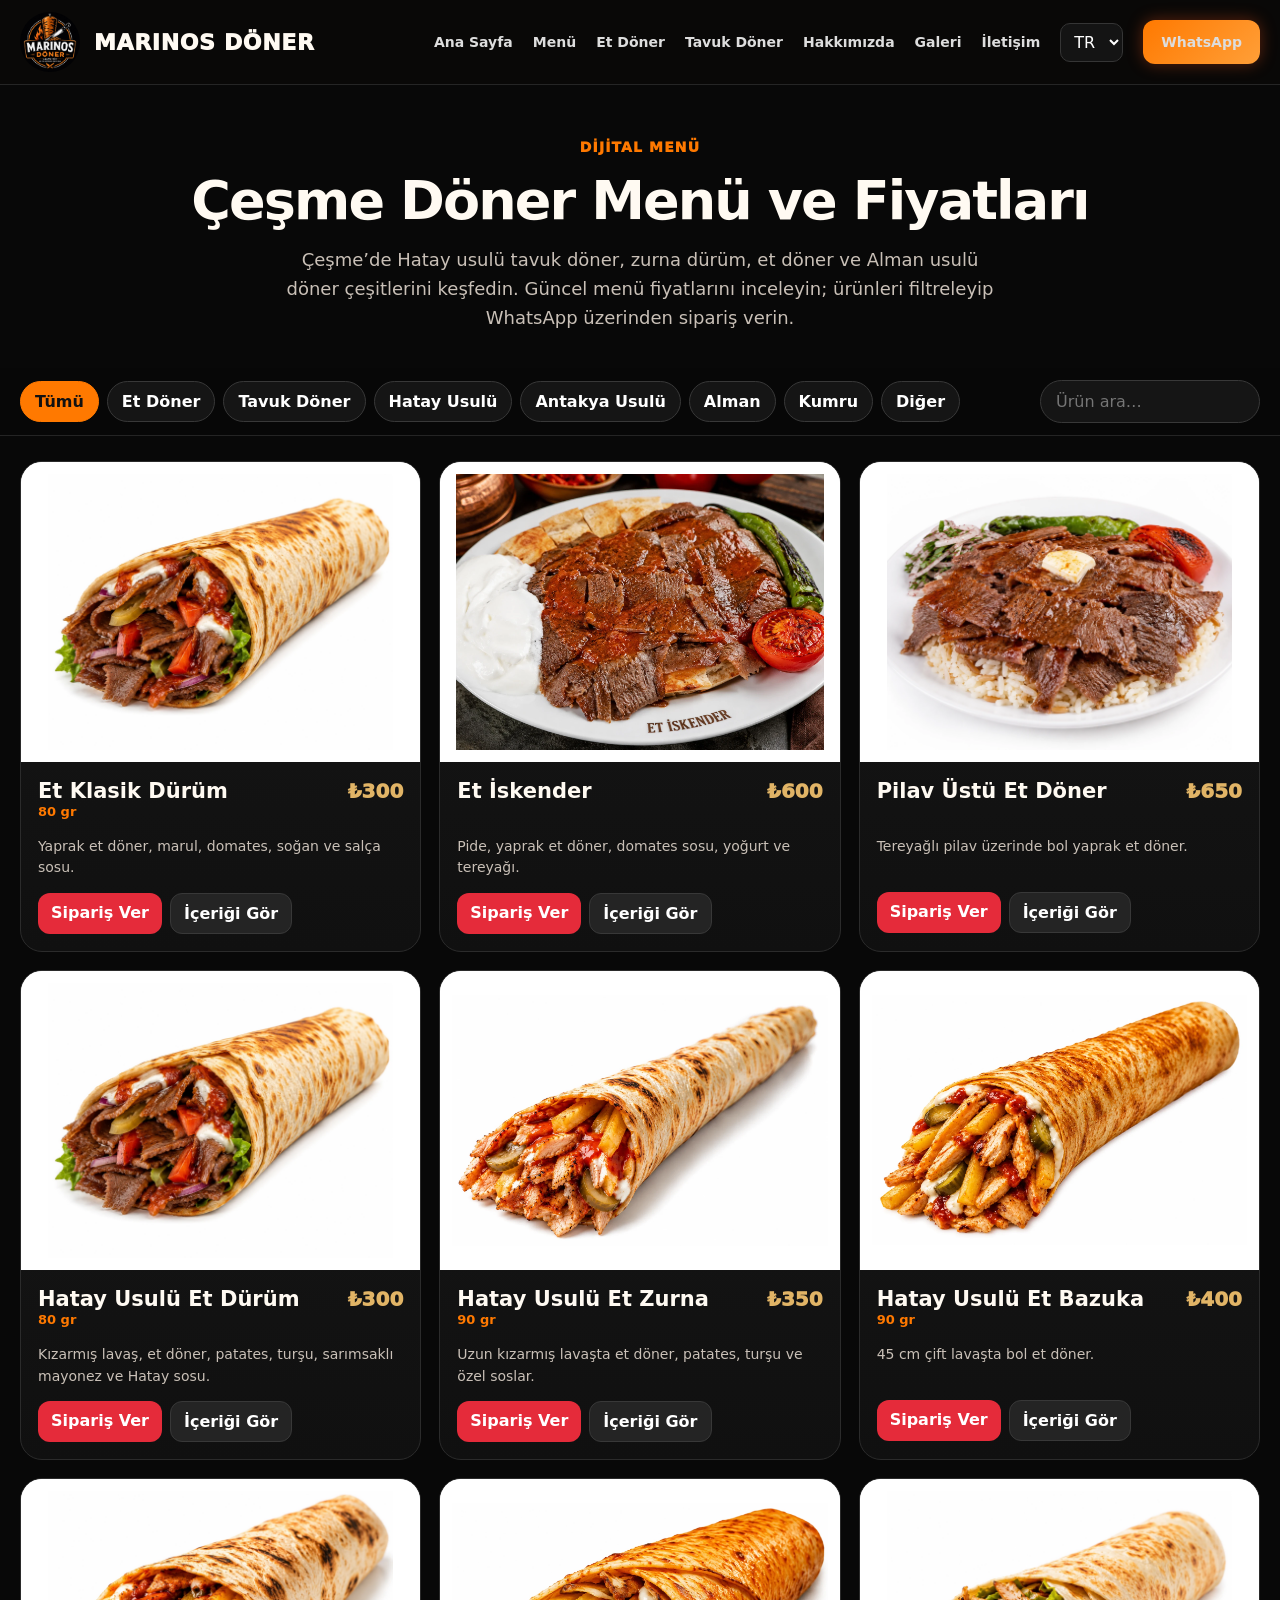
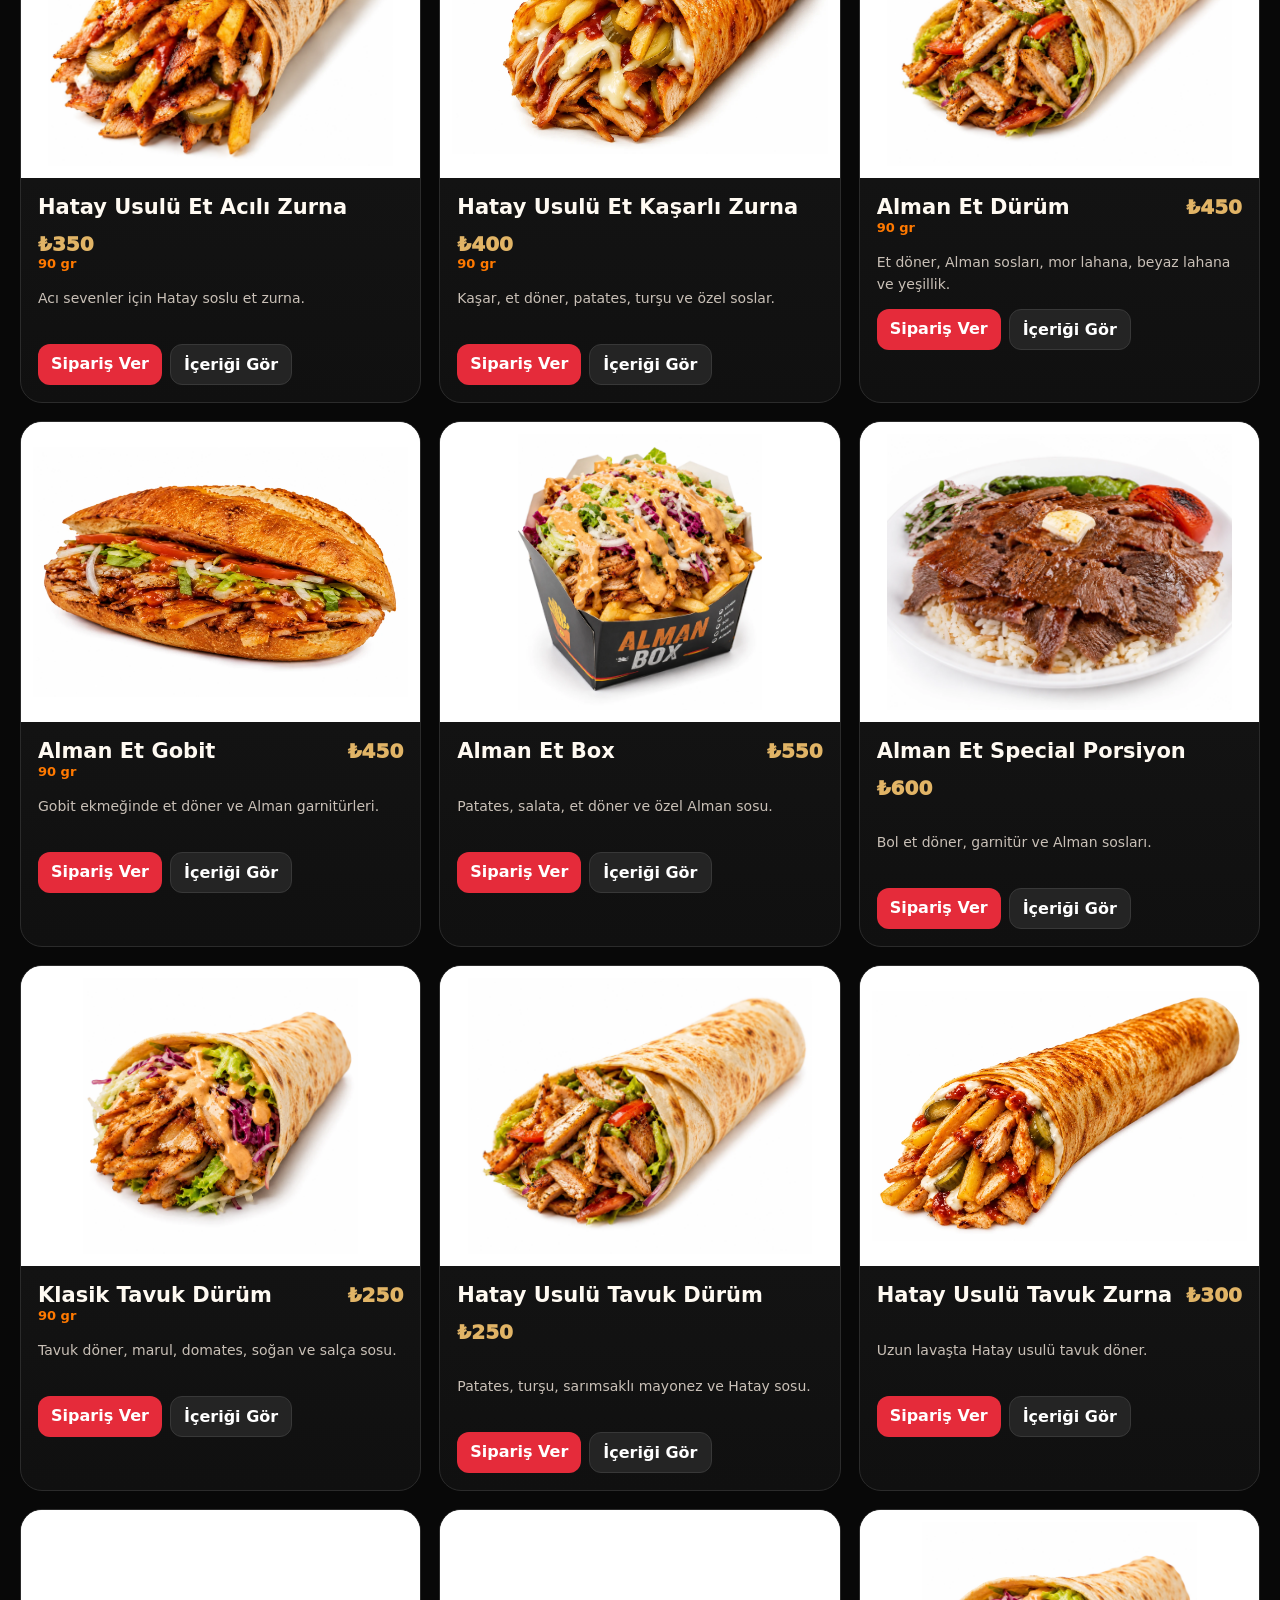
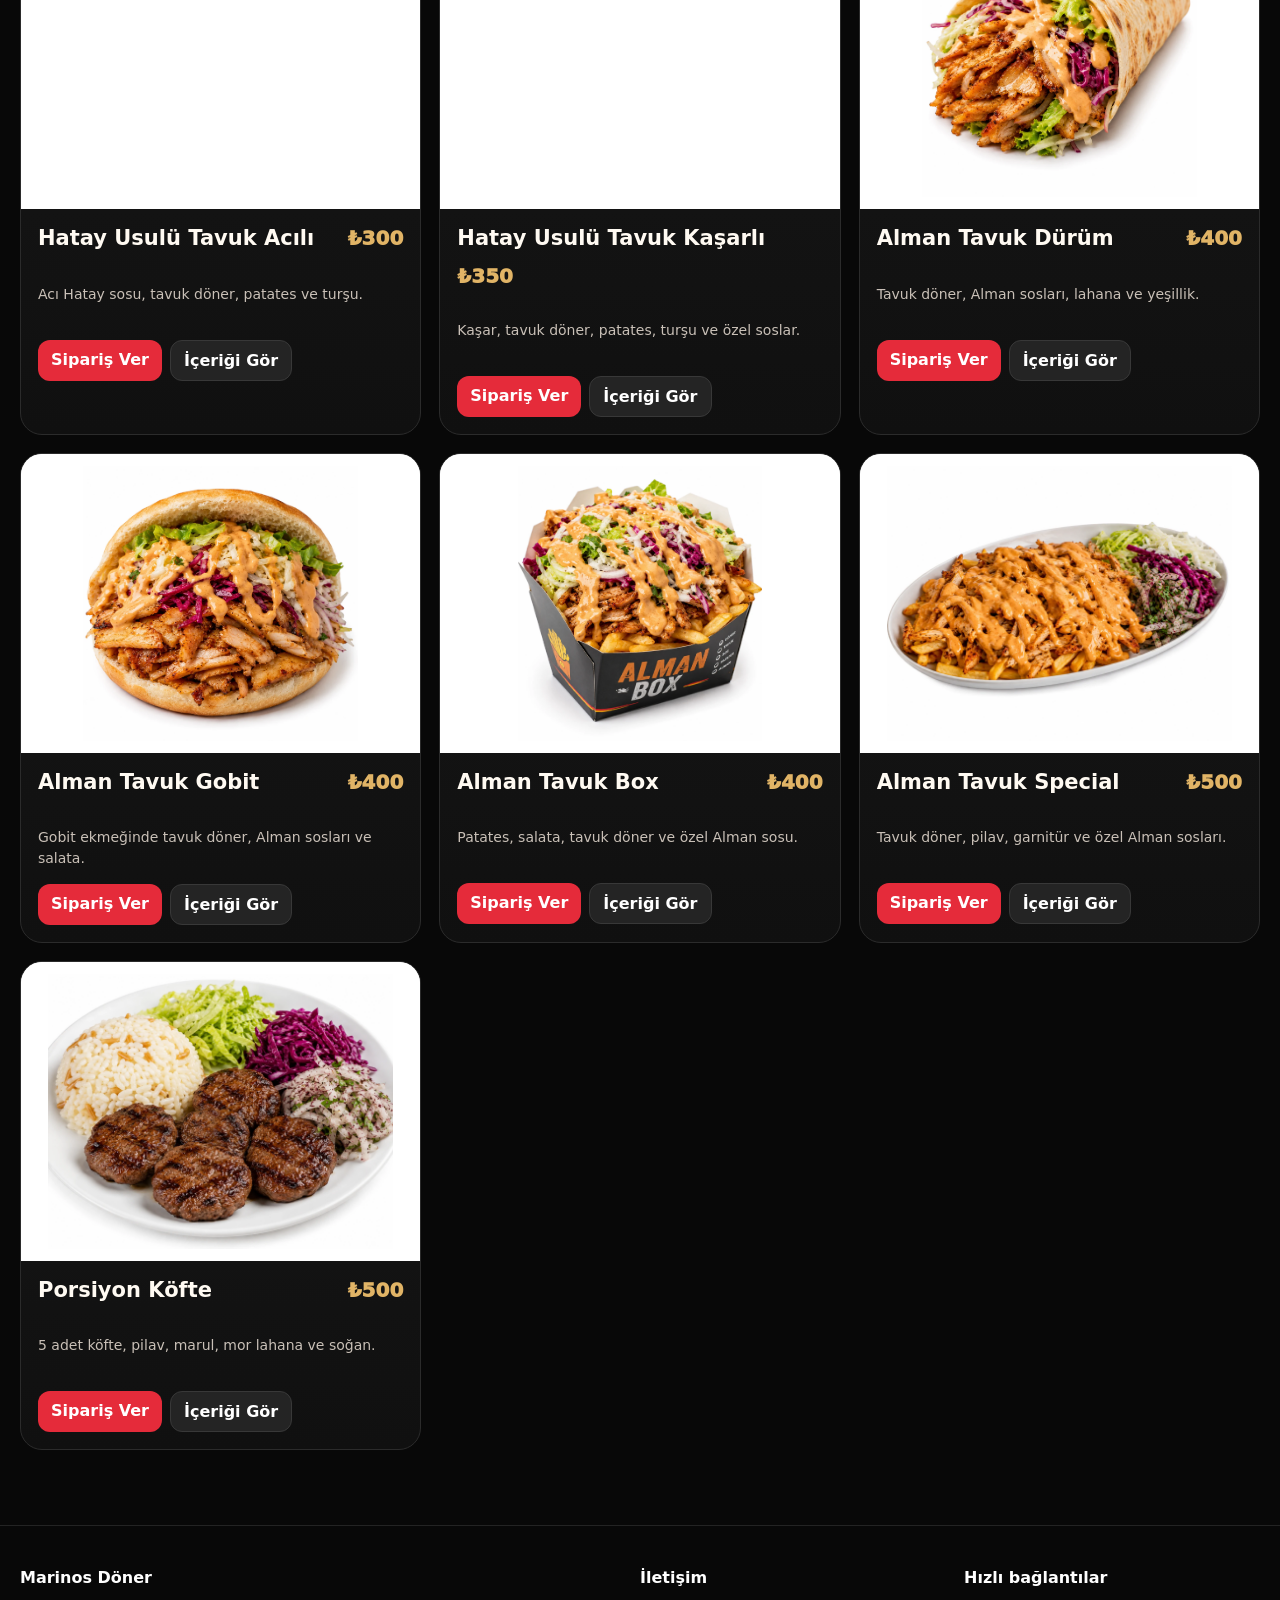
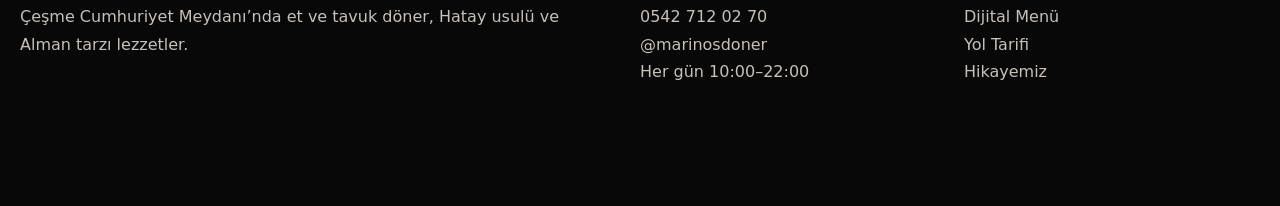
<file: menu/index.html>
<!doctype html><html lang="tr"><head><meta charset="utf-8"><meta name="viewport" content="width=device-width,initial-scale=1,viewport-fit=cover"><title>Çeşme Döner Menü ve Fiyatları | Marinos Döner</title><meta name="description" content="Çeşme Marinos Döner menüsü: Hatay usulü tavuk döner, zurna dürüm, et döner ve Alman usulü döner seçenekleri. Güncel fiyatları inceleyin, sipariş verin."><link rel="canonical" href="https://marinosdoner.com/menu/"><meta property="og:type" content="website"><meta property="og:title" content="Çeşme Döner Menü ve Fiyatları | Marinos Döner"><meta property="og:description" content="Çeşme Marinos Döner menüsü: Hatay usulü tavuk döner, zurna dürüm, et döner ve Alman usulü döner seçenekleri. Güncel fiyatları inceleyin, sipariş verin."><meta property="og:url" content="https://marinosdoner.com/menu/"><meta property="og:image" content="https://marinosdoner.com/assets/images/hero.jpg"><meta name="twitter:card" content="summary_large_image"><meta name="theme-color" content="#080808"><link rel="icon" href="/favicon.ico"><link rel="apple-touch-icon" href="/assets/icons/apple-touch-icon.png"><link rel="manifest" href="/site.webmanifest"><link rel="preconnect" href="https://www.googletagmanager.com"><link rel="stylesheet" href="/styles-v402.css?v=404"><script type="application/ld+json">{"@context": "https://schema.org", "@type": "Restaurant", "name": "Marinos Döner", "url": "https://marinosdoner.com", "telephone": "+90 542 712 02 70", "servesCuisine": ["Döner", "Turkish", "German-style döner"], "priceRange": "₺₺", "image": "https://marinosdoner.com/assets/images/hero.jpg", "sameAs": ["https://instagram.com/marinosdoner"], "openingHours": "Mo-Su 10:00-22:00", "address": {"@type": "PostalAddress", "addressLocality": "Çeşme", "addressRegion": "İzmir", "addressCountry": "TR"}}</script></head><body><a class="skip" href="#main">İçeriğe geç</a><header class="topbar"><div class="container nav"><a class="brand" href="/"><img src="/assets/images/logo.webp" alt="Marinos Döner logosu" width="58" height="58"><span>MARINOS DÖNER</span></a><nav class="navlinks" aria-label="Ana menü"><a href="/">Ana Sayfa</a><a href="/menu/">Menü</a><a href="/et-doner/">Et Döner</a><a href="/tavuk-doner/">Tavuk Döner</a><a href="/hakkimizda/">Hakkımızda</a><a href="/galeri/">Galeri</a><a href="/iletisim/">İletişim</a><select class="lang" data-lang aria-label="Dil"><option value="tr">TR</option><option value="en">EN</option></select><a class="pill" data-whatsapp target="_blank" rel="noopener">WhatsApp</a></nav></div></header><main id="main"><section class="pagehead container"><span class="eyebrow">Dijital Menü</span><h1>Çeşme Döner Menü ve Fiyatları</h1><p>Çeşme’de Hatay usulü tavuk döner, zurna dürüm, et döner ve Alman usulü döner çeşitlerini keşfedin. Güncel menü fiyatlarını inceleyin; ürünleri filtreleyip WhatsApp üzerinden sipariş verin.</p></section><div class="toolbar"><div class="container toolbar-row"><div id="filters" class="filters" aria-label="Menü kategorileri"></div><input id="search" class="search" type="search" placeholder="Ürün ara…" aria-label="Ürün ara"></div></div><section class="container"><div id="menuGrid" class="menu-grid" aria-live="polite"></div></section><div id="productModal" class="modal" role="dialog" aria-modal="true" aria-labelledby="modalName"><button class="modal-close" data-close aria-label="Kapat">×</button><div class="modal-card"><div class="modal-grid"><img id="modalImage" alt=""><div class="modal-copy"><span class="eyebrow">Ürün Detayı</span><h2 id="modalName"></h2><div id="modalGram" class="gram"></div><p id="modalDesc" class="lead"></p><div id="modalPrice" class="price"></div><div class="actions"><a id="modalOrder" class="pill" target="_blank" rel="noopener">WhatsApp Sipariş</a><button class="pill ghost" data-close>Kapat</button></div></div></div></div></div></main><footer><div class="container footergrid"><div><strong>Marinos Döner</strong><p>Çeşme Cumhuriyet Meydanı’nda et ve tavuk döner, Hatay usulü ve Alman tarzı lezzetler.</p></div><div><strong>İletişim</strong><p><a data-phone>0542 712 02 70</a><br><a data-instagram target="_blank" rel="noopener">@marinosdoner</a><br>Her gün 10:00–22:00</p></div><div><strong>Hızlı bağlantılar</strong><p><a href="/menu/">Dijital Menü</a><br><a data-maps target="_blank" rel="noopener">Yol Tarifi</a><br><a href="/hakkimizda/">Hikayemiz</a></p></div></div></footer><div class="mobilebar"><a href="/">Ana Sayfa</a><a href="/menu/">Menü</a><a data-phone>Ara</a><a data-whatsapp target="_blank">WhatsApp</a></div><script src="/config.js"></script><script src="/app.js?v=404" defer></script></body></html>
</file>
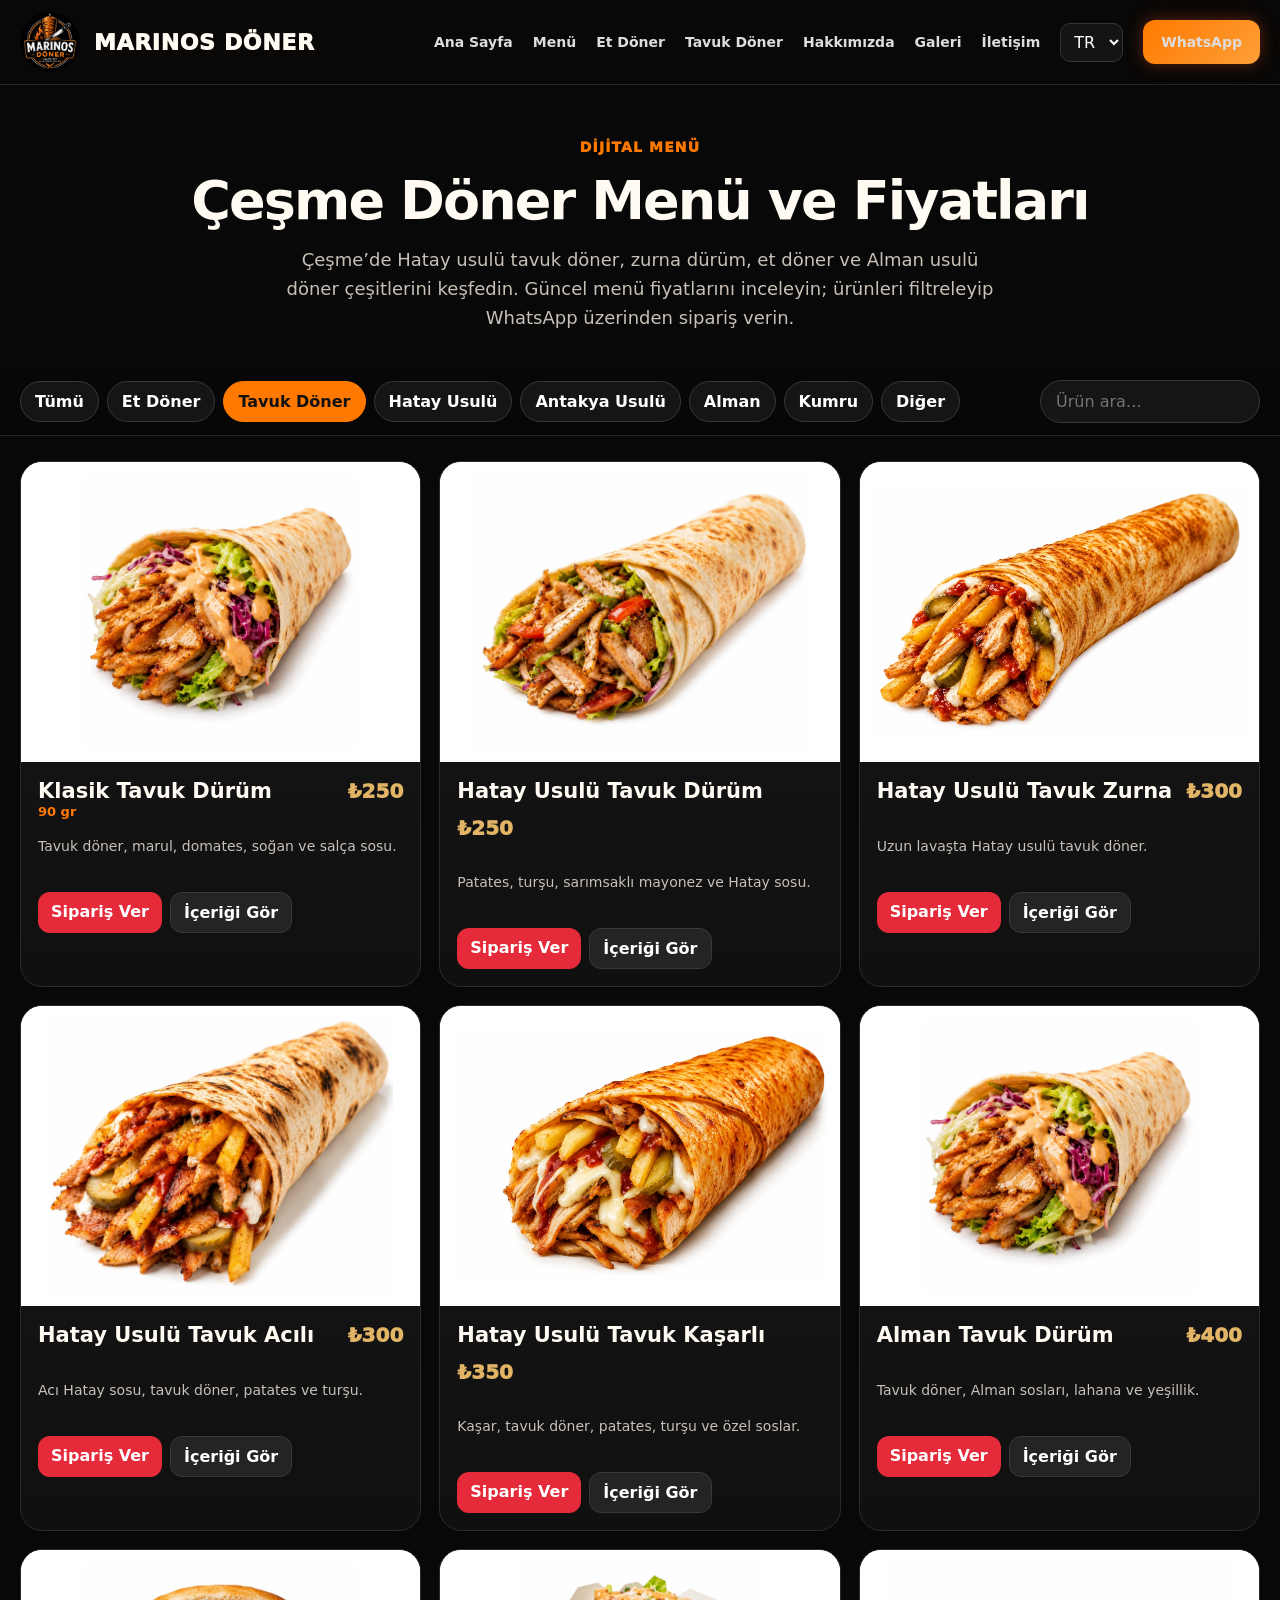
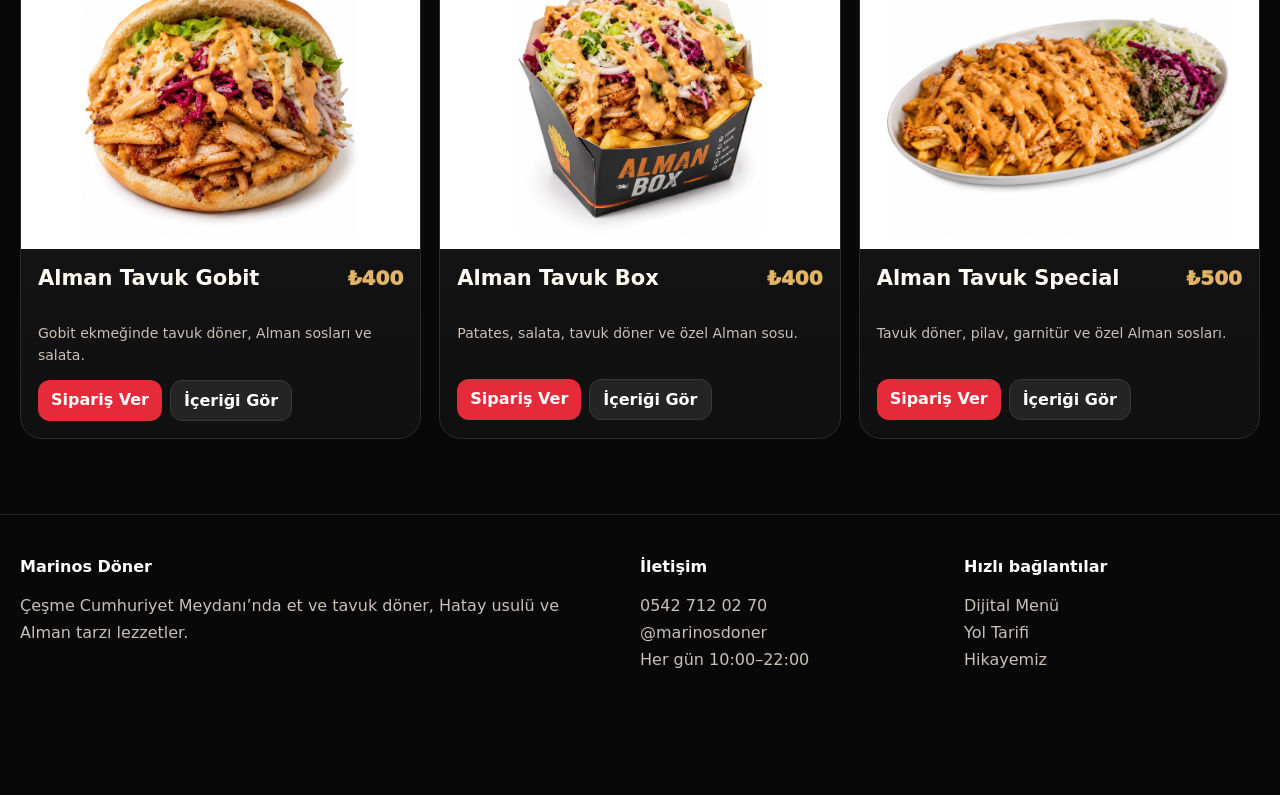
<file: tavuk-doner/index.html>
<!doctype html><html lang="tr"><head><meta charset="utf-8"><meta name="viewport" content="width=device-width,initial-scale=1,viewport-fit=cover"><title>Çeşme Tavuk Döner | Marinos Döner</title><meta name="description" content="Klasik, Hatay usulü ve Alman tarzı tavuk döner seçenekleri."><link rel="canonical" href="https://marinosdoner.com/tavuk-doner/"><meta property="og:type" content="website"><meta property="og:title" content="Çeşme Tavuk Döner | Marinos Döner"><meta property="og:description" content="Klasik, Hatay usulü ve Alman tarzı tavuk döner seçenekleri."><meta property="og:url" content="https://marinosdoner.com/tavuk-doner/"><meta property="og:image" content="https://marinosdoner.com/assets/images/hero.jpg"><meta name="twitter:card" content="summary_large_image"><meta name="theme-color" content="#080808"><link rel="icon" href="/favicon.ico"><link rel="apple-touch-icon" href="/assets/icons/apple-touch-icon.png"><link rel="manifest" href="/site.webmanifest"><link rel="preconnect" href="https://www.googletagmanager.com"><link rel="stylesheet" href="/styles-v402.css?v=402"><script type="application/ld+json">{"@context": "https://schema.org", "@type": "Restaurant", "name": "Marinos Döner", "url": "https://marinosdoner.com", "telephone": "+90 542 712 02 70", "servesCuisine": ["Döner", "Turkish", "German-style döner"], "priceRange": "₺₺", "image": "https://marinosdoner.com/assets/images/hero.jpg", "sameAs": ["https://instagram.com/marinosdoner"], "openingHours": "Mo-Su 10:00-22:00", "address": {"@type": "PostalAddress", "addressLocality": "Çeşme", "addressRegion": "İzmir", "addressCountry": "TR"}}</script></head><body><a class="skip" href="#main">İçeriğe geç</a><header class="topbar"><div class="container nav"><a class="brand" href="/"><img src="/assets/images/logo.webp" alt="Marinos Döner logosu" width="58" height="58"><span>MARINOS DÖNER</span></a><nav class="navlinks" aria-label="Ana menü"><a href="/">Ana Sayfa</a><a href="/menu/">Menü</a><a href="/et-doner/">Et Döner</a><a href="/tavuk-doner/">Tavuk Döner</a><a href="/hakkimizda/">Hakkımızda</a><a href="/galeri/">Galeri</a><a href="/iletisim/">İletişim</a><select class="lang" data-lang aria-label="Dil"><option value="tr">TR</option><option value="en">EN</option></select><a class="pill" data-whatsapp target="_blank" rel="noopener">WhatsApp</a></nav></div></header><main id="main"><section class="pagehead container"><h1>Tavuk Döner</h1><p>Tavuk döner menüsüne yönlendiriliyorsunuz.</p></section><script>sessionStorage.setItem("marinos-preselect",location.pathname.includes("tavuk")?"Tavuk Döner":"Et Döner");location.replace("/menu/");</script></main><footer><div class="container footergrid"><div><strong>Marinos Döner</strong><p>Çeşme Cumhuriyet Meydanı’nda et ve tavuk döner, Hatay usulü ve Alman tarzı lezzetler.</p></div><div><strong>İletişim</strong><p><a data-phone>0542 712 02 70</a><br><a data-instagram target="_blank" rel="noopener">@marinosdoner</a><br>Her gün 10:00–22:00</p></div><div><strong>Hızlı bağlantılar</strong><p><a href="/menu/">Dijital Menü</a><br><a data-maps target="_blank" rel="noopener">Yol Tarifi</a><br><a href="/hakkimizda/">Hikayemiz</a></p></div></div></footer><div class="mobilebar"><a href="/">Ana Sayfa</a><a href="/menu/">Menü</a><a data-phone>Ara</a><a data-whatsapp target="_blank">WhatsApp</a></div><script src="/config.js"></script><script src="/app.js?v=402" defer></script></body></html>
</file>
<file: styles-v402.css>
:root{--bg:#070707;--surface:#111;--surface2:#171717;--text:#fffaf2;--muted:#c9c0b7;--orange:#ff7900;--orange2:#ff9f38;--gold:#e1b466;--red:#e52b3a;--line:rgba(255,255,255,.12);--radius:22px;--shadow:0 24px 70px rgba(0,0,0,.38)}
*{box-sizing:border-box}html{scroll-behavior:smooth}body{margin:0;background:#080808;color:var(--text);font-family:Inter,ui-sans-serif,system-ui,-apple-system,BlinkMacSystemFont,"Segoe UI",sans-serif;-webkit-font-smoothing:antialiased;overflow-x:hidden}img{max-width:100%;display:block}a{color:inherit;text-decoration:none}button,input,select{font:inherit}.container{width:min(1240px,calc(100% - 36px));margin-inline:auto}.skip{position:absolute;left:-9999px}.skip:focus{left:12px;top:12px;z-index:999;background:white;color:black;padding:10px 14px;border-radius:8px}
.info-strip{background:#030303;border-bottom:1px solid #222;font-size:13px}.info-row{min-height:42px;display:flex;align-items:center;justify-content:space-between;gap:18px;color:#ece8e1}.info-row span{display:inline-flex;align-items:center;gap:7px;white-space:nowrap}.dot{color:var(--orange)}
.topbar{position:sticky;top:0;z-index:80;background:rgba(7,7,7,.94);backdrop-filter:blur(16px);border-bottom:1px solid #252525}.nav{min-height:84px;display:flex;align-items:center;justify-content:space-between;gap:26px}.brand{display:flex;align-items:center;gap:14px;flex:0 0 auto;font-weight:950;letter-spacing:.03em;font-size:22px}.brand img{width:60px;height:60px;object-fit:cover;border-radius:50%}.navlinks{display:flex!important;align-items:center;justify-content:flex-end;gap:20px;flex-wrap:nowrap}.navlinks>a{display:inline-flex!important;align-items:center;white-space:nowrap;font-weight:800;color:#ddd;font-size:14px}.navlinks>a:hover,.navlinks>a[aria-current="page"]{color:var(--orange)}.lang{background:#141414;border:1px solid #353535;color:white;border-radius:10px;padding:8px 9px}.pill{display:inline-flex!important;align-items:center;justify-content:center;gap:8px;border:0;border-radius:12px;padding:14px 18px;font-weight:900;cursor:pointer;background:linear-gradient(135deg,var(--orange),var(--orange2));color:#111;box-shadow:0 12px 30px rgba(255,121,0,.2);white-space:nowrap}.pill.ghost{background:#151515;color:white;border:1px solid #404040;box-shadow:none}.pill.ghost:hover{border-color:var(--orange)}
.hero{position:relative;min-height:650px;padding:76px 0 46px;background:radial-gradient(circle at 70% 35%,rgba(255,121,0,.12),transparent 25%),linear-gradient(90deg,#080808 0%,#0b0b0b 53%,#070707 100%);overflow:hidden}.hero:after{content:"";position:absolute;inset:auto -12% -45% 38%;height:520px;background:radial-gradient(ellipse,rgba(255,121,0,.12),transparent 70%);pointer-events:none}.hero-grid{position:relative;z-index:2;display:grid;grid-template-columns:minmax(0,1fr) minmax(460px,.95fr);gap:54px;align-items:center}.eyebrow{display:block;color:var(--orange);font-size:14px;font-weight:950;letter-spacing:.08em;text-transform:uppercase;margin-bottom:14px}.hero h1{font-size:clamp(58px,6.3vw,88px);line-height:.98;letter-spacing:-.05em;margin:0 0 22px;max-width:720px}.hero h1 em{font-style:normal;color:var(--orange)}.hero p,.lead{color:var(--muted);font-size:18px;line-height:1.62;max-width:700px}.actions{display:flex!important;align-items:stretch;flex-wrap:wrap;gap:14px;margin-top:28px}.actions>*{margin:0!important}.hero-media{position:relative;border-radius:30px;overflow:hidden;min-height:470px;background:#111;box-shadow:var(--shadow);border:1px solid #262626}.hero-media img{width:100%;height:100%;min-height:470px;object-fit:cover;background:white}.hero-badge{position:absolute;right:18px;bottom:18px;background:rgba(15,15,15,.9);border:1px solid #333;border-radius:16px;padding:14px 16px;font-weight:900}.rating{display:flex;align-items:center;gap:14px;margin-top:28px;color:#e8e0d8}.stars{color:#ffb52e;letter-spacing:.12em}.benefits{position:relative;z-index:3;margin-top:34px;display:grid;grid-template-columns:repeat(4,minmax(0,1fr));gap:14px}.benefit{background:linear-gradient(180deg,#181818,#101010);border:1px solid #2d2d2d;border-radius:18px;padding:18px;display:flex;gap:13px;align-items:flex-start}.benefit i{font-style:normal;color:var(--orange);font-size:28px}.benefit strong{display:block;margin-bottom:4px}.benefit small{display:block;color:var(--muted);line-height:1.45}
.section{padding:68px 0}.section-head{display:flex;align-items:end;justify-content:space-between;gap:20px;margin-bottom:26px}.section h2,.pagehead h1{font-size:clamp(34px,4.7vw,54px);letter-spacing:-.035em;margin:0}.section-head p{color:var(--muted);margin:8px 0 0}.preview-tabs{display:flex;flex-wrap:wrap;gap:9px}.preview-tab{border:1px solid #333;background:#141414;color:white;border-radius:10px;padding:10px 14px;font-weight:850}.preview-tab.active{background:var(--orange);color:#111;border-color:var(--orange)}.preview-grid{display:grid;grid-template-columns:repeat(6,minmax(0,1fr));gap:14px}.preview-card{background:#121212;border:1px solid #292929;border-radius:17px;overflow:hidden}.preview-card img{width:100%;aspect-ratio:1.35/1;object-fit:cover;background:white}.preview-copy{padding:13px}.preview-copy strong{display:block;font-size:15px;line-height:1.25}.preview-copy small{display:block;color:var(--muted);margin-top:6px;line-height:1.35}.preview-price{display:inline-block;margin-top:8px;color:var(--orange);font-weight:950}
.grid{display:grid;grid-template-columns:repeat(3,minmax(0,1fr));gap:18px}.feature{padding:23px;background:linear-gradient(180deg,#171717,#101010);border:1px solid #2b2b2b;border-radius:20px}.feature strong{font-size:20px;display:block;margin-bottom:7px}.feature p{color:var(--muted);line-height:1.55;margin:0}.band{background:linear-gradient(135deg,rgba(255,121,0,.08),rgba(255,255,255,.01));border-block:1px solid #242424}.story{display:grid;grid-template-columns:1fr 1fr;gap:34px;align-items:center}.story img{width:100%;border-radius:26px;border:1px solid #2d2d2d;background:white}.quote{font-size:21px;line-height:1.52;padding-left:18px;border-left:4px solid var(--orange);color:#f0dfc7}.reviews{display:grid;grid-template-columns:repeat(3,minmax(0,1fr));gap:16px}.review{background:#141414;border:1px solid #2b2b2b;border-radius:18px;padding:20px}.review strong{display:block;margin-top:9px}.review p{color:var(--muted);line-height:1.55}.pagehead{padding:54px 0 22px;text-align:center}.pagehead p{max-width:720px;margin:14px auto;color:var(--muted);font-size:18px;line-height:1.6}.toolbar{position:sticky;top:84px;z-index:45;background:rgba(8,8,8,.96);backdrop-filter:blur(12px);padding:12px 0;border-bottom:1px solid #242424}.toolbar-row{display:flex;align-items:center;gap:10px}.filters{display:flex;gap:8px;overflow:auto;scrollbar-width:none;flex:1}.filters::-webkit-scrollbar{display:none}.filter{white-space:nowrap;border:1px solid #383838;background:#151515;color:#fff;padding:10px 14px;border-radius:999px;font-weight:850;cursor:pointer}.filter.active{background:var(--orange);border-color:var(--orange);color:#111}.search{width:220px;background:#151515;color:#fff;border:1px solid #383838;border-radius:999px;padding:11px 15px;outline:none}.menu-grid{display:grid;grid-template-columns:repeat(3,minmax(0,1fr));gap:18px;padding:25px 0 75px}.card{overflow:hidden;background:linear-gradient(180deg,#171717,#101010);border:1px solid #2b2b2b;border-radius:22px;transition:.22s;content-visibility:auto;contain-intrinsic-size:520px}.card:hover{transform:translateY(-4px);border-color:#5c4428;box-shadow:var(--shadow)}.card picture,.card img{width:100%;aspect-ratio:4/3;object-fit:cover;background:#fff}.card-body{padding:17px}.card-top{display:flex;align-items:flex-start;justify-content:space-between;gap:12px}.card h3{font-size:21px;line-height:1.2;margin:0}.price{font-size:20px;color:var(--gold);font-weight:950;white-space:nowrap}.gram{color:var(--orange);font-weight:900;font-size:13px;min-height:18px}.desc{color:var(--muted);font-size:14px;line-height:1.52;min-height:42px}.card-actions{display:flex!important;gap:8px;flex-wrap:wrap}.order{display:inline-flex!important;background:var(--red);color:#fff;border:0;border-radius:12px;padding:10px 13px;font-weight:900;cursor:pointer}.detail{display:inline-flex!important;background:#242424;color:#fff;border:1px solid #383838;border-radius:12px;padding:10px 13px;font-weight:850;cursor:pointer}.gallery{columns:3 280px;column-gap:16px}.gallery img{width:100%;margin-bottom:16px;border-radius:20px;border:1px solid #2b2b2b;break-inside:avoid}.contact{display:grid;grid-template-columns:1fr 1fr;gap:20px}.panel{background:#121212;border:1px solid #2b2b2b;border-radius:22px;padding:25px}.panel p{color:var(--muted);line-height:1.65}.modal{position:fixed;inset:0;z-index:100;display:none;align-items:center;justify-content:center;padding:18px;background:rgba(0,0,0,.78);backdrop-filter:blur(8px)}.modal.open{display:flex}.modal-card{width:min(820px,100%);max-height:92vh;overflow:auto;background:#111;border:1px solid #333;border-radius:26px}.modal-grid{display:grid;grid-template-columns:1fr 1fr}.modal img{width:100%;height:100%;min-height:370px;object-fit:cover;background:#fff}.modal-copy{padding:25px}.modal-close{position:fixed;right:22px;top:18px;background:#fff;color:#000;border:0;border-radius:999px;width:42px;height:42px;font-size:24px;cursor:pointer}
footer{border-top:1px solid #232323;padding:42px 0 105px;color:var(--muted)}.footergrid{display:grid;grid-template-columns:2fr 1fr 1fr;gap:28px}.footergrid strong{display:block;color:#fff;margin-bottom:10px}.footergrid p{line-height:1.7}.mobilebar{display:none;position:fixed;z-index:90;left:10px;right:10px;bottom:10px;background:rgba(10,10,10,.96);backdrop-filter:blur(14px);border:1px solid #3a3025;border-radius:18px;overflow:hidden;grid-template-columns:repeat(4,1fr)}.mobilebar a{display:block;padding:13px 7px;text-align:center;font-weight:900;font-size:12px;border-right:1px solid #292929}.mobilebar a:last-child{border-right:0}
@media(max-width:1120px){.navlinks{gap:12px}.navlinks>a{font-size:13px}.preview-grid{grid-template-columns:repeat(3,1fr)}}
@media(max-width:920px){.info-row span:nth-child(2){display:none}.navlinks>a:not(.pill){display:none!important}.hero{min-height:auto;padding-top:52px}.hero-grid,.story,.contact{grid-template-columns:1fr}.hero-media{min-height:390px}.hero-media img{min-height:390px}.benefits{grid-template-columns:repeat(2,1fr)}.grid,.menu-grid{grid-template-columns:repeat(2,1fr)}.reviews{grid-template-columns:1fr}.footergrid{grid-template-columns:1fr}.mobilebar{display:grid}.toolbar{top:84px}.search{width:160px}}
@media(max-width:600px){.container{width:min(100% - 20px,1240px)}.info-strip{display:none}.nav{min-height:70px}.brand{font-size:17px;gap:10px}.brand img{width:50px;height:50px}.navlinks{gap:8px}.navlinks .pill{padding:11px 13px;font-size:13px}.lang{display:none}.hero{padding:38px 0 28px}.hero-grid{gap:25px}.hero h1{font-size:47px;line-height:1.01}.hero p,.lead{font-size:16px}.actions{display:grid!important;grid-template-columns:1fr 1fr;gap:10px}.actions .pill:first-child{grid-column:1/-1}.hero-media,.hero-media img{min-height:300px}.benefits{grid-template-columns:1fr 1fr;gap:9px}.benefit{padding:13px}.benefit i{font-size:22px}.preview-grid{grid-template-columns:repeat(2,1fr)}.section{padding:50px 0}.section-head{align-items:flex-start;flex-direction:column}.grid,.menu-grid{grid-template-columns:1fr}.toolbar{top:70px}.toolbar-row{align-items:stretch;flex-direction:column}.search{width:100%}.card picture,.card img{aspect-ratio:1.15/1}.modal-grid{grid-template-columns:1fr}.modal img{min-height:260px;max-height:360px}.footergrid{gap:12px}}
@media(prefers-reduced-motion:reduce){*{scroll-behavior:auto!important;transition:none!important}}

/* V4.0.8 — bounded menu thumbnails and independent hero/card rows. */
.card > picture {display:block;position:relative;width:100%;height:auto;aspect-ratio:4/3;overflow:hidden;background:#fff;}
.card > picture > img {display:block;position:absolute;inset:0;width:100%;height:100%;min-height:0;max-height:none;aspect-ratio:auto;object-fit:contain;object-position:center;padding:12px;background:#fff;}
.card {content-visibility:visible;contain-intrinsic-size:none;}
.card-body {display:flex;flex-direction:column;}
.card-top {flex-wrap:wrap;}
.card-actions {margin-top:auto;}
.preview-card img {height:auto;object-fit:contain;padding:6px;}
.fire-hero {padding:0;min-height:0;position:relative;isolation:isolate;background:#080503;overflow:hidden;color:#fff;}
.fire-bg {position:absolute;inset:0;z-index:-2;background:radial-gradient(ellipse at 80% 25%,#51200980,transparent 60%),radial-gradient(ellipse at 5% 70%,#4f100040,transparent 45%);}
.fire-hero:after {content:none;}
.fire-inner {position:relative;display:grid;grid-template-columns:minmax(0,1.08fr) minmax(0,1fr);gap:32px;align-items:center;min-height:0;height:auto;padding-block:38px;}
.fire-copy {position:relative;min-width:0;padding:24px 0 24px 106px;text-shadow:0 3px 18px #000;}
.location-seal {position:absolute;left:0;top:30px;width:82px;height:82px;border:1px solid #e8c27b;border-radius:50%;display:flex;flex-direction:column;align-items:center;justify-content:center;color:#f2d597;font-size:18px;line-height:1.15;text-align:center;background:#0005;}
.location-seal b {font-size:14px;margin:4px 0;}
.location-seal span {font-size:8px;}
.script-brand {display:block;color:#f0c878;font:italic clamp(25px,2.5vw,36px) Georgia,serif;margin-bottom:8px;}
.fire-copy h1 {margin:0;line-height:1.07;letter-spacing:-.035em;}
.fire-copy h1 span {display:block;font-size:clamp(36px,4.2vw,56px);font-weight:950;color:#f5f2e9;}
.fire-copy h1 strong {display:block;font-size:clamp(42px,4.8vw,64px);font-weight:950;color:#ff7a16;text-shadow:0 3px 0 #8e1d00,0 0 26px #ff4c0050;}
.style-row {display:flex;gap:20px;flex-wrap:wrap;margin:22px 0 16px;}
.style-row a {font-size:13px;font-weight:900;padding-bottom:7px;border-bottom:4px solid #f21f2c;white-space:nowrap;}
.style-row a:nth-child(2) {border-color:#2ccf55;}
.style-row a:nth-child(3) {border-color:#e9b52e;}
.fire-copy .fire-tag {font:italic 18px/1.5 Georgia,serif;color:#f2ce91;margin:0 0 12px;}
.fire-copy .fire-desc {max-width:620px;color:#dfd6ce;font-size:15px;line-height:1.65;margin:0;}
.fire-copy .actions {margin-top:24px;gap:12px;}
.fire-copy .actions .pill {padding:13px 16px;font-size:14px;white-space:normal;}
.fire-btn {background:#e62917!important;border:1px solid #ffb081!important;box-shadow:0 0 22px #ff2b0d70;color:#fff!important;}
.fire-ghost {background:#0008!important;border-color:#e3c78d!important;color:#fff!important;}
/* The approved visual stays intact; this viewport shows its food/flame area. */
.fire-visual {display:block;position:relative;min-width:0;min-height:0;width:100%;aspect-ratio:760/520;overflow:hidden;margin:0;border-radius:20px;box-shadow:0 18px 65px #ff550016;}
.fire-visual img {position:absolute;width:220%;max-width:none;height:auto;left:-120%;top:-17.3077%;}
.fire-visual:after {content:'';position:absolute;inset:0;pointer-events:none;box-shadow:inset 12px 0 24px #08050380;}
.fire-cards {display:grid;grid-template-columns:repeat(3,minmax(0,1fr));gap:16px;margin-top:0;position:relative;padding-block:8px 24px;}
.fire-card {position:relative;min-width:0;min-height:220px;border-radius:16px;overflow:hidden;color:#fff;display:flex;align-items:stretch;background-size:cover;background-position:center;box-shadow:0 10px 28px #0006;border:1px solid #ffffff26;}
.fire-card.red {background-image:linear-gradient(90deg,#300000ef,#30000040),url('/assets/images/tavuk_hatay_durum.webp');}
.fire-card.green {background-image:linear-gradient(90deg,#002310ef,#00231033),url('/assets/images/tavuk_zurna.jpg');}
.fire-card.gold {background-color:#352006;}
.fire-card.gold:before {content:'';position:absolute;inset:0;background:url('/assets/images/fire-hero-reference.png') 100% 88% / 477% auto no-repeat;}
.fire-card.gold:after {content:'';position:absolute;inset:0;background:linear-gradient(90deg,#2e1f00f5,#2e1f0060);}
.fire-card > div {position:relative;z-index:1;padding:24px;display:flex;flex-direction:column;align-items:flex-start;gap:8px;}
.fire-card small {font-weight:900;color:#f3c56e;font-size:14px;}
.fire-card strong {font-size:26px;line-height:1.15;}
.fire-card span {font-size:13px;line-height:1.45;max-width:180px;margin-bottom:8px;}
.fire-card em {font-style:normal;border:1px solid currentColor;border-radius:999px;padding:7px 14px;margin-top:auto;font-weight:800;}
.fire-card:hover {border-color:#e3c78d;}
.fire-info {background:#f4efe4;color:#161616;display:flex;justify-content:center;flex-wrap:wrap;gap:16px 42px;padding:17px 20px;font-weight:800;font-size:13px;}
.empty {grid-column:1/-1;padding:30px;border:1px solid #38312a;border-radius:18px;line-height:1.7;}
.empty h2 {margin:0 0 12px;}
.empty .pill {margin-top:10px;}
.topbar {background:#090807!important;}
.topbar .pill {box-shadow:0 0 16px #ff551959;}
@media(max-width:1120px) {
 .brand {font-size:18px;gap:9px;}.brand img {width:50px;height:50px;}.nav {gap:16px;}.navlinks {gap:10px;}
 .fire-copy {padding-left:0;}.location-seal {display:none;}.fire-inner {gap:24px;}
}
@media(max-width:920px) {
 .fire-inner {grid-template-columns:1fr;padding-block:28px;gap:24px;}.fire-copy {padding:0;max-width:650px;}
 .fire-visual {max-width:650px;justify-self:center;}.fire-cards {grid-template-columns:1fr;}
 .fire-card {min-height:185px;}.fire-card > div {width:100%;}.fire-card.gold:before {background-size:360%;background-position:100% 88%;}
 .fire-card span {max-width:55%;}.style-row {gap:20px;}
}
@media(max-width:600px) {
 .container {width:calc(100% - 32px);}.nav {gap:10px;}.brand {font-size:15px;gap:8px;}.navlinks .pill {padding:10px 12px;font-size:12px;}
 .fire-copy h1 span {font-size:36px;}.fire-copy h1 strong {font-size:clamp(36px,9.7vw,52px);}
 .style-row {gap:14px;}.style-row a {font-size:11px;}.script-brand {font-size:28px;}
 .fire-copy .actions {display:flex!important;}.fire-copy .actions > a {flex:1 1 155px;}
 .fire-cards {gap:12px;}.fire-card strong {font-size:24px;}.fire-card.gold:before {background-size:477%;}
 .fire-info {justify-content:flex-start;font-size:12px;gap:12px 22px;}
 .card > picture {aspect-ratio:4/3;max-height:300px;}.card > picture > img {aspect-ratio:auto;}
 .card h3 {font-size:20px;}.card-body {padding:18px;}
}


/* Mobile menu polish 2026-09-30 */
@media(max-width:600px){
  body{padding-bottom:82px}
  .topbar{backdrop-filter:blur(18px)}
  .pagehead{padding:40px 0 18px}
  .pagehead h1{font-size:clamp(34px,9.5vw,44px);line-height:1.06}
  .pagehead p{font-size:16px;line-height:1.55;margin-top:12px}
  .toolbar{top:70px;padding:10px 0}
  .toolbar-row{gap:9px}
  .filters{
    width:100%;max-width:100%;display:flex;overflow-x:auto;overflow-y:hidden;
    -webkit-overflow-scrolling:touch;scroll-snap-type:x proximity;
    overscroll-behavior-inline:contain;padding:1px 2px 5px;
  }
  .filter{flex:0 0 auto;scroll-snap-align:start;padding:10px 14px}
  .search{height:48px}
  .menu-grid{padding-top:20px;padding-bottom:150px}
  .menu-grid .card{border-radius:20px}
  .menu-grid .card>picture,.menu-grid .card>picture>img{height:230px;max-height:230px}
  .menu-grid .card>picture>img{padding:18px 22px}
  .card-body{padding:18px 20px 22px}
  .card-top{gap:10px}
  .card h3{font-size:21px}
  .card-actions{gap:10px}
  .order,.detail{min-height:44px;padding:11px 14px}
  .mobilebar{
    left:12px;right:12px;bottom:calc(10px + env(safe-area-inset-bottom));
    border-radius:16px;box-shadow:0 12px 34px rgba(0,0,0,.55);
  }
  .mobilebar a{padding:12px 5px;font-size:12px}
  footer{padding-bottom:135px}
}

/* Mobile menu final polish 2026-09-30 */
@media(max-width:600px){
  .filters{padding-right:28px;mask-image:linear-gradient(90deg,#000 0,#000 calc(100% - 28px),transparent 100%);-webkit-mask-image:linear-gradient(90deg,#000 0,#000 calc(100% - 28px),transparent 100%)}
  .mobilebar{transition:transform .22s ease,opacity .22s ease}
  .mobilebar.is-hidden{transform:translateY(calc(100% + 28px));opacity:0;pointer-events:none}
}
</file>
